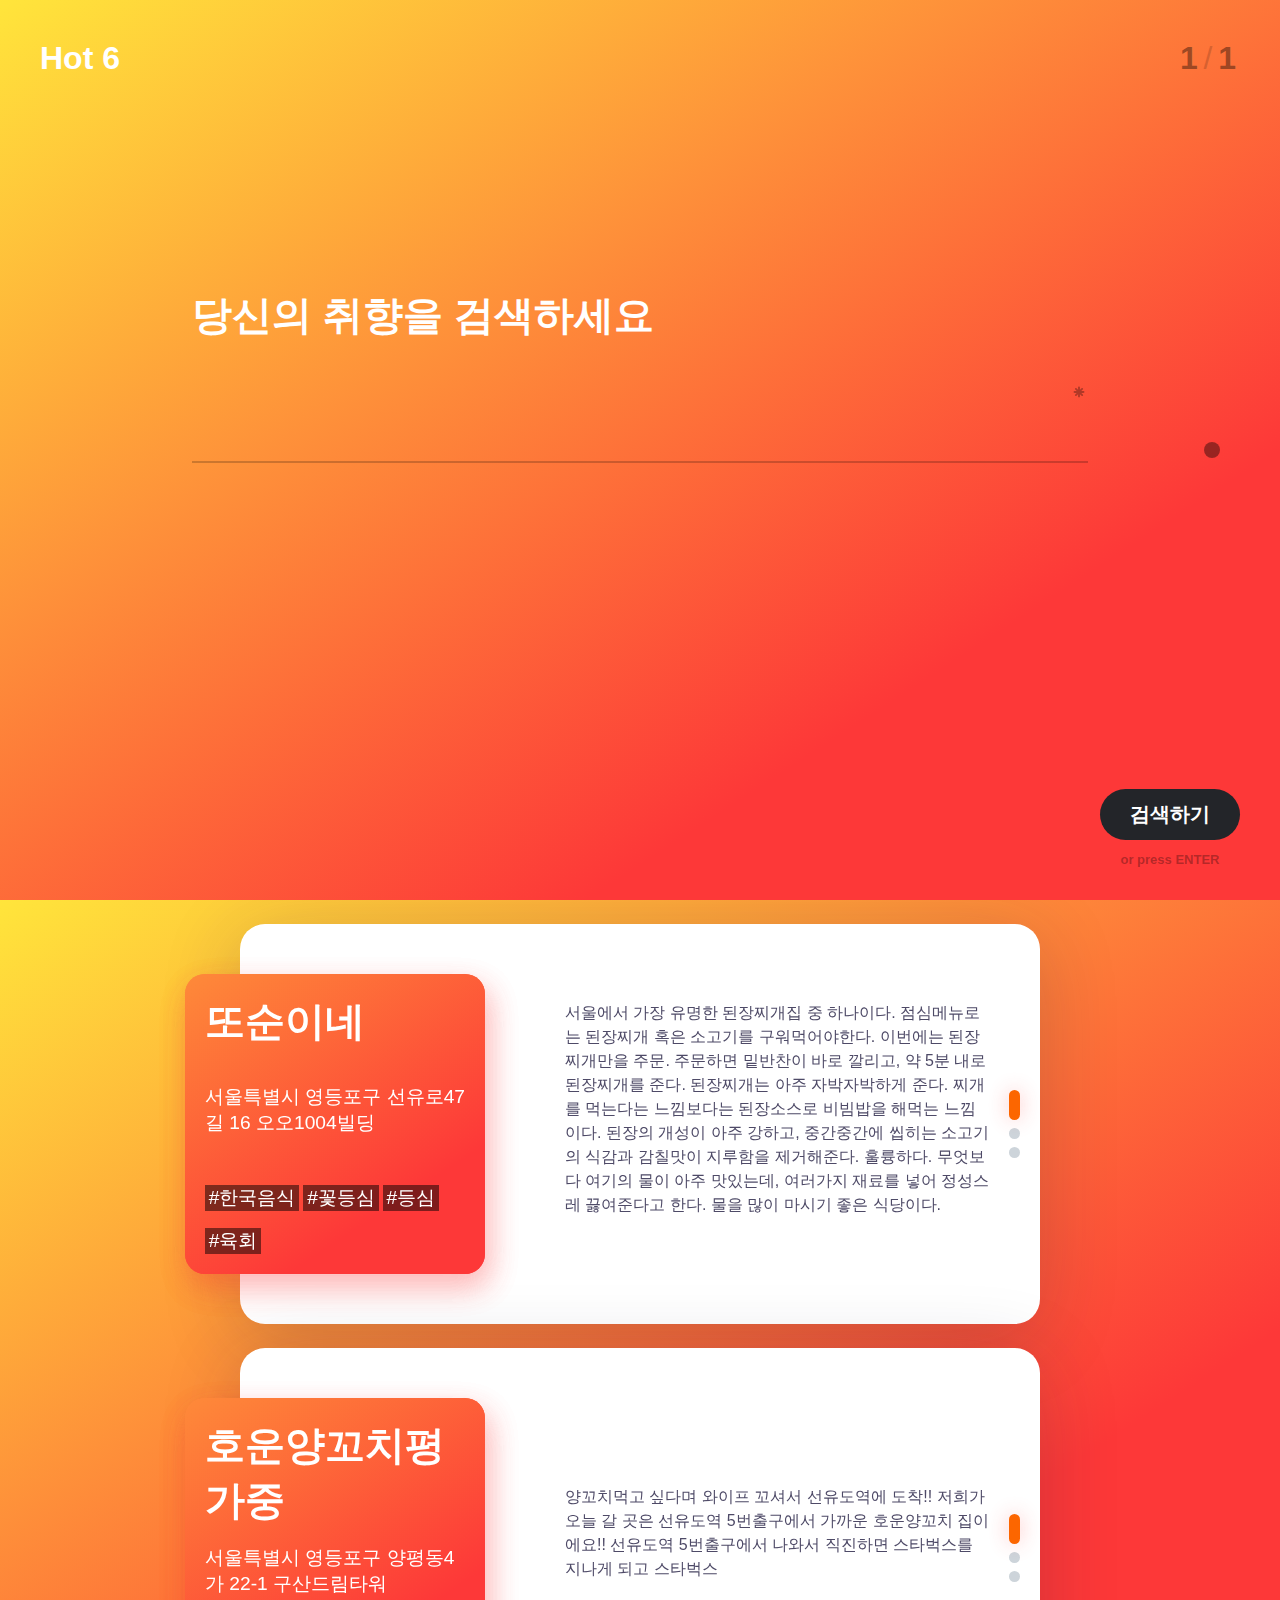
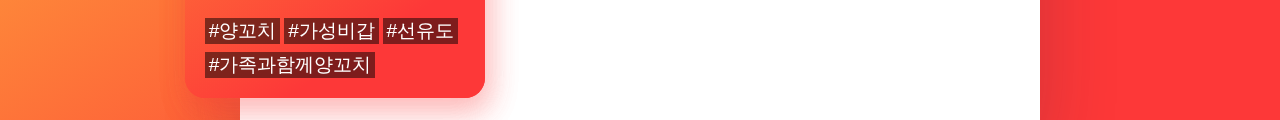
<file: FullscreenForm/FullscreenForm/index.html>
<!DOCTYPE html>
<html lang="en" class="no-js">

<head>
	<meta charset="UTF-8" />
	<meta http-equiv="X-UA-Compatible" content="IE=edge">
	<meta name="viewport" content="width=device-width, initial-scale=1">
	<title>Fullscreen Form Interface</title>
	<meta name="description"
		content="Fullscreen Form Interface: A distraction-free form concept with fancy animations" />
	<meta name="keywords" content="fullscreen form, css animations, distraction-free, web design" />
	<meta name="author" content="Codrops" />
	<link rel="shortcut icon" href="../favicon.ico">
	<link rel="stylesheet" type="text/css" href="css/swiper.css" />
	<link rel="stylesheet" type="text/css" href="css/normalize.css" />
	<link rel="stylesheet" type="text/css" href="css/demo.css" />
	<link rel="stylesheet" type="text/css" href="css/component.css" />
	<link rel="stylesheet" type="text/css" href="css/cs-select.css" />
	<link rel="stylesheet" type="text/css" href="css/cs-skin-boxes.css" />
	<link rel="stylesheet" type="text/css" href="css/cs-blog-card-slider.css" />
	<script src="js/modernizr.custom.js"></script>
</head>

<body>
	<div class="container">
		<div class="fs-form-wrap" id="fs-form-wrap">
			<div class="fs-title">
				<h1>Hot 6</h1>
				<div class="codrops-top">

				</div>
			</div>
			<form id="myform" class="fs-form fs-form-full" autocomplete="off">
				<ol class="fs-fields">
					<li>
						<label class="fs-field-label fs-anim-upper" for="q1">당신의 취향을 검색하세요</label>
						<input id="autofocus" autofocus class="fs-anim-lower" id="q1" name="q1" type="text"
							placeholder="바삭바삭한 감자튀김" required />
					</li>
				</ol><!-- /fs-fields -->
				<button class="fs-submit" type="submit">Send answers</button>
			</form><!-- /fs-form -->
		</div><!-- /fs-form-wrap -->
		<div id="fs-form-wrap-sticky-contents" class="fs-form-wrap-sticky-contents">
			<div class="blog-slider-container">
				<div class="blog-slider">
					<div class="blog-slider__wrp swiper-wrapper">
						<div class="blog-slider__item swiper-slide">
							<div class="blog-slider__banner">
								<div class="blog-slider__banner_title">또순이네</div>
								<div class="blog-slider__banner_address">서울특별시 영등포구 선유로47길 16 오오1004빌딩</div>
								<div class="blog-slider__banner_tags">
									<span class="blog-slider__banner_tags_item">#한국음식</span>
									<span class="blog-slider__banner_tags_item">#꽃등심</span>
									<span class="blog-slider__banner_tags_item">#등심</span>
									<span class="blog-slider__banner_tags_item">#육회</span>
								</div>
							</div>
							<div class="blog-slider__content">
								<div class="blog-slider__text">
									서울에서 가장 유명한 된장찌개집 중 하나이다. 점심메뉴로는 된장찌개 혹은 소고기를 구워먹어야한다. 이번에는 된장찌개만을 주문. 주문하면 밑반찬이 바로
									깔리고, 약 5분 내로 된장찌개를 준다. 된장찌개는 아주 자박자박하게 준다. 찌개를 먹는다는 느낌보다는 된장소스로 비빔밥을 해먹는 느낌이다. 된장의
									개성이 아주 강하고, 중간중간에 씹히는 소고기의 식감과 감칠맛이 지루함을 제거해준다. 훌륭하다. 무엇보다 여기의 물이 아주 맛있는데, 여러가지 재료를
									넣어 정성스레 끓여준다고 한다. 물을 많이 마시기 좋은 식당이다.
								</div>
							</div>
						</div>
						<div class="blog-slider__item swiper-slide">
							<div class="blog-slider__banner">
								<div class="blog-slider__banner_title">또순이네</div>
								<div class="blog-slider__banner_address">서울특별시 영등포구 선유로47길 16 오오1004빌딩</div>
								<div class="blog-slider__banner_tags">
									<span class="blog-slider__banner_tags_item">#한국음식</span>
									<span class="blog-slider__banner_tags_item">#꽃등심</span>
									<span class="blog-slider__banner_tags_item">#등심</span>
									<span class="blog-slider__banner_tags_item">#육회</span>
								</div>
							</div>
							<div class="blog-slider__content">
								<div class="blog-slider__text">서울 최고의 된장찌개중 하나인 또순이네 냉이가 있길 바랬는데 부추가 걸려서 좀 아쉽지만 그래도 맛있는건
									변함없다. 엄청 맛있는 찌개와 다르게 반찬이 맛없는건 깨비 ㅋㅋ 망원동 일등식당과 함께 서울시내에서 6000원으로 즐길수 있는 최고의 한상인듯~누가
									먼저 가격 올릴려나ㅋㅋㅋ 식사 중간 숯불위 뚝배기를 맨손으로 옮기는 이모님들의 매직차력쇼 관람은 덤 ㅋㅋㅋㅋ 근데 나도 만져봤는데 좀 연습하면
									될듯~이색히야 그걸 왜 연습을해 ㅋㅋ *점심엔 고기 안먹고 된장만 먹는게 만족도가 높습니다ㅋㅋ</div>

							</div>
						</div>

						<div class="blog-slider__item swiper-slide">
							<div class="blog-slider__banner">
								<div class="blog-slider__banner_title">또순이네</div>
								<div class="blog-slider__banner_address">서울특별시 영등포구 선유로47길 16 오오1004빌딩</div>
								<div class="blog-slider__banner_tags">
									<span class="blog-slider__banner_tags_item">#한국음식</span>
									<span class="blog-slider__banner_tags_item">#꽃등심</span>
									<span class="blog-slider__banner_tags_item">#등심</span>
									<span class="blog-slider__banner_tags_item">#육회</span>
								</div>
							</div>
							<div class="blog-slider__content">
								<div class="blog-slider__text">토시살은 비싸서 못먹어봤구요... 된장은 정말 일품입니다... </div>
							</div>
						</div>

					</div>
					<div class="blog-slider__pagination"></div>
				</div>
				<div class="blog-slider">
					<div class="blog-slider__wrp swiper-wrapper">
						<div class="blog-slider__item swiper-slide">
							<div class="blog-slider__banner">
								<div class="blog-slider__banner_title">호운양꼬치평가중</div>
								<div class="blog-slider__banner_address">서울특별시 영등포구 양평동4가 22-1 구산드림타워</div>
								<div class="blog-slider__banner_tags">
									<span class="blog-slider__banner_tags_item">#양꼬치</span>
									<span class="blog-slider__banner_tags_item">#가성비갑</span>
									<span class="blog-slider__banner_tags_item">#선유도</span>
									<span class="blog-slider__banner_tags_item">#가족과함께양꼬치</span>
								</div>
							</div>
							<div class="blog-slider__content">
								<div class="blog-slider__text">양꼬치먹고 싶다며 와이프 꼬셔서 선유도역에 도착!! 저희가 오늘 갈 곳은 선유도역 5번출구에서 가까운
									호운양꼬치 집이에요!! 선유도역 5번출구에서 나와서 직진하면 스타벅스를 지나게 되고 스타벅스</div>
							</div>
						</div>
						<div class="blog-slider__item swiper-slide">
							<div class="blog-slider__banner">
								<div class="blog-slider__banner_title">호운양꼬치</div>
								<div class="blog-slider__banner_address">서울특별시 영등포구 양평동4가 22-1 구산드림타워</div>
								<div class="blog-slider__banner_tags">
									<span class="blog-slider__banner_tags_item">#양꼬치</span>
									<span class="blog-slider__banner_tags_item">#가성비갑</span>
									<span class="blog-slider__banner_tags_item">#선유도</span>
									<span class="blog-slider__banner_tags_item">#가족과함께양꼬치</span>
								</div>
							</div>
							<div class="blog-slider__content">

								<div class="blog-slider__text">
									맛있는 양꼬치를 먹을수 있는 양평동양꼬치맛집 호운양꼬치를 소개합니다. 선유도역 5번출구에서 300M 거리에 있는... 역에서 가까워 방문하기 좋은
									양평동양꼬치맛집이랍니다. </div>

							</div>
						</div>

						<div class="blog-slider__item swiper-slide">
							<div class="blog-slider__banner">
								<div class="blog-slider__banner_title">호운양꼬치평가중</div>
								<div class="blog-slider__banner_address">서울특별시 영등포구 양평동4가 22-1 구산드림타워</div>
								<div class="blog-slider__banner_tags">
									<span class="blog-slider__banner_tags_item">#양꼬치</span>
									<span class="blog-slider__banner_tags_item">#가성비갑</span>
									<span class="blog-slider__banner_tags_item">#선유도</span>
									<span class="blog-slider__banner_tags_item">#가족과함께양꼬치</span>
								</div>
							</div>
							<div class="blog-slider__content">
								<div class="blog-slider__text">당산 양꼬치 맛집으로 유명한 곳입니다. 선유도역 인근에 위치하고 있습니다. 양삼겹, 양꼬치, 고급갈비,
									마라양갈비 등의 메뉴가 준비되어 있습니다.
									가성비가 훌륭하여 인근 주민들에게 인기가 좋은 곳입니다. 합리적인 가격으로 우수한 품질의 양꼬치 및 양갈비 등을 맛볼 수 있습니다.</div>

							</div>
						</div>

					</div>
					<div class="blog-slider__pagination"></div>
				</div>
			</div>
		</div>


	</div><!-- /container -->
	<script src="js/jquery.js"></script>
	<script src="js/readmore.js"></script>
	<script src="js/swiper.js"></script>
	<script src="js/blogSlider.js"></script>
	<script src="js/classie.js"></script>
	<script src="js/selectFx.js"></script>
	<script src="js/fullscreenForm.js"></script>
	<script>
		(function () {
			var formWrap = document.getElementById('fs-form-wrap');

			[].slice.call(document.querySelectorAll('select.cs-select')).forEach(function (el) {
				new SelectFx(el, {
					stickyPlaceholder: false,
					onChange: function (val) {
						document.querySelector('span.cs-placeholder').style.backgroundColor = val;
					}
				});
			});

			new FForm(formWrap, {
				onReview: function () {
					// for demo purposes only
					classie.add(document.body, 'overview');

					// submit
					console.log("#######submit######")
					

				}
			});

			setTimeout(function () {
				$("#autofocus").focus();
			}, 0);

		})();
	</script>
</body>

</html>
</file>
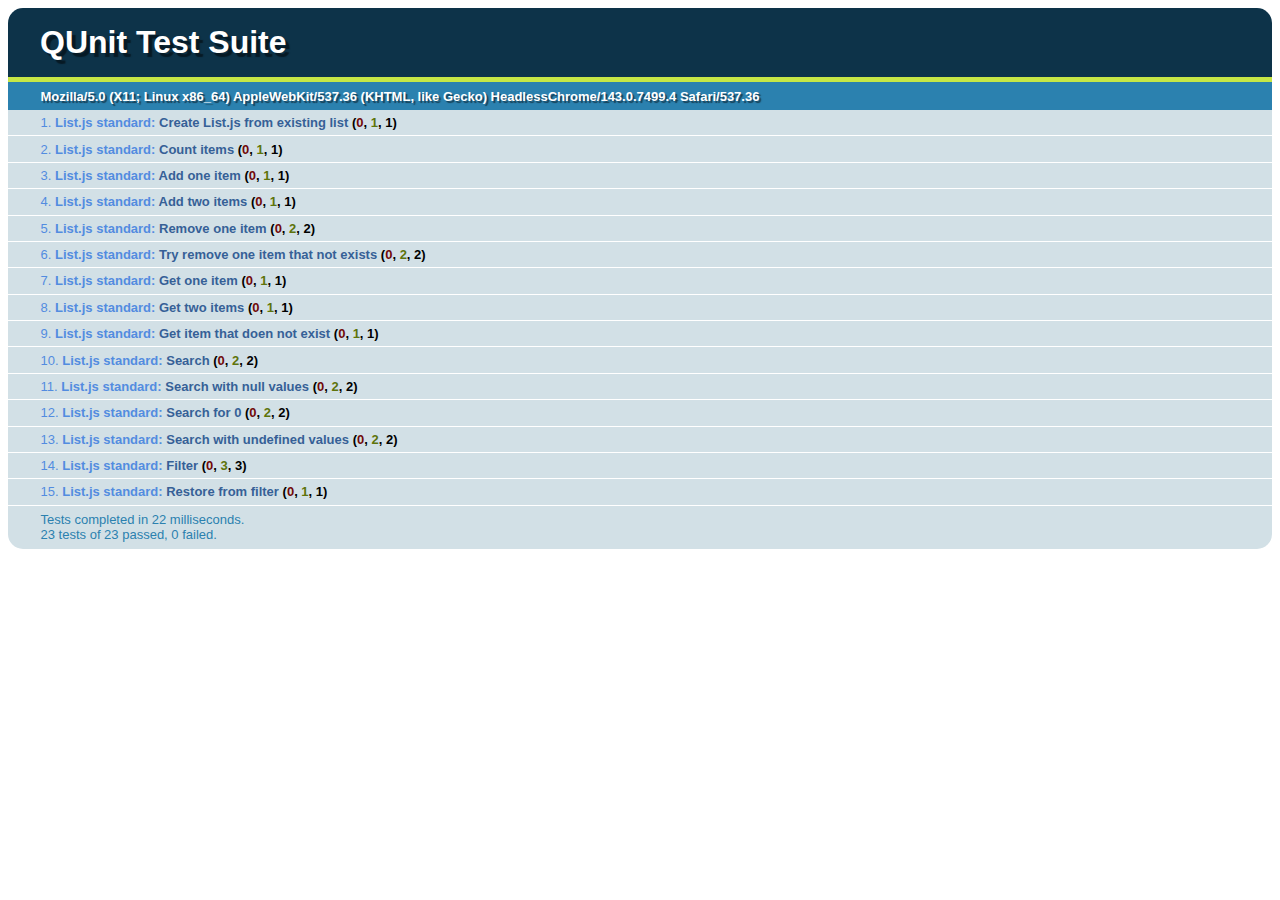
<file: UI/board/javve-list-b13fe90/tests/index.html>
<!DOCTYPE html>
<html lang="en">
<head>
	<title>QUnit Tests</title>
	<link rel="stylesheet" href="qunit/qunit.css" media="screen">

	<script src="../src/list.js"></script> 
	<script src="qunit/qunit.js"></script>
	<script src="list.tests.js"></script>

</head>
<body class="flora">
	<h1 id="qunit-header">QUnit Test Suite</h1>
	<h2 id="qunit-banner"></h2>
	<div id="qunit-testrunner-toolbar"></div>
	<h2 id="qunit-userAgent"></h2>
	<ol id="qunit-tests"></ol>
	<div id="qunit-fixture">test markup</div>


	<div id="list" style="visibility:hidden;">
		<input class="search" />
		<span class="sort" rel="id">Sort value 1</span>
		<span class="sort" rel="name">Sort value 2</span>
		<span class="sort" rel="feature">Sort value 3</span>
		<ul class="list">
			<li class="item">
				<span class="id">1</span>
				<span class="name">John Resig</span>
				<span class="feature">jQuery</span>
			</li>
			<li class="item">
				<span class="id">2</span>
				<span class="name">Paul Irish</span>
				<span class="feature">HTML5 boilerplate</span>
			</li>
			<li class="item">
				<span class="id">3</span>
				<span class="name">Anton Johansson</span>
				<span class="feature">Hacker</span>
			</li>
		</ul>
	</div>
</body>
</html>
</file>
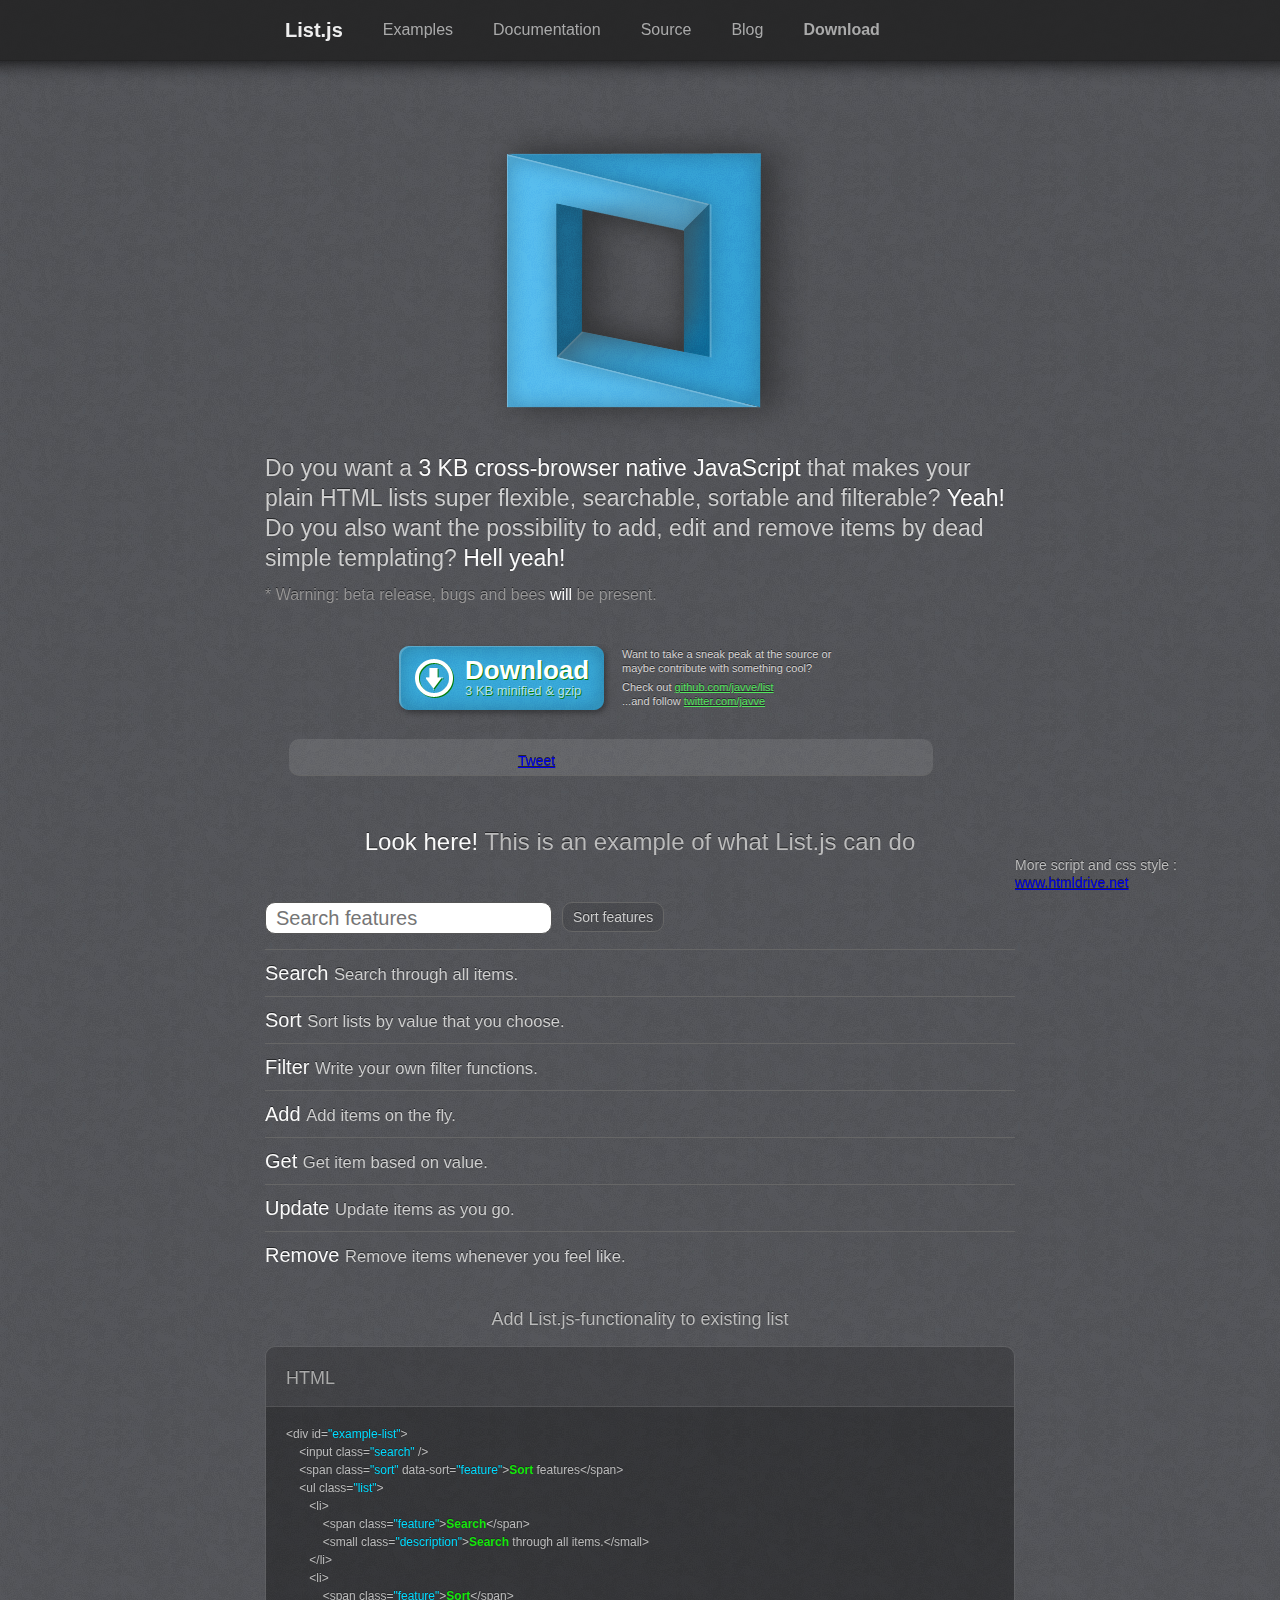
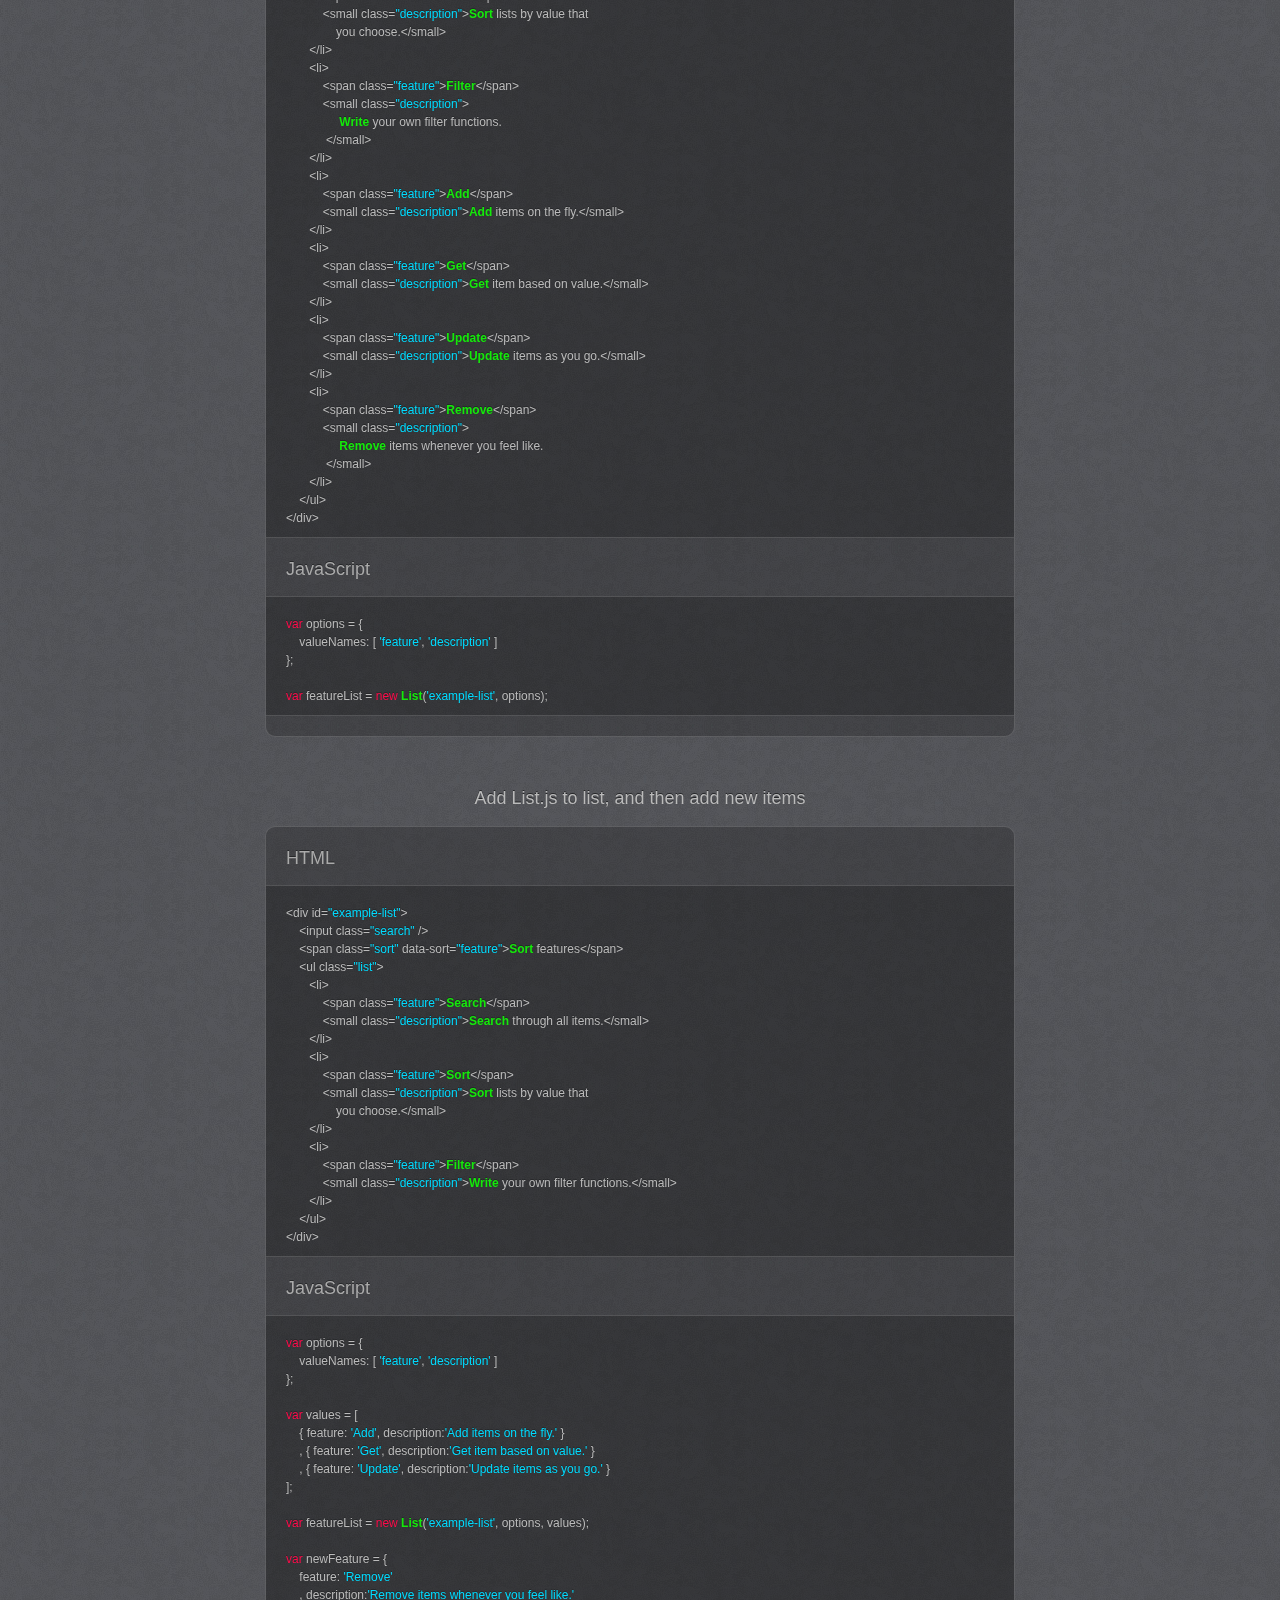
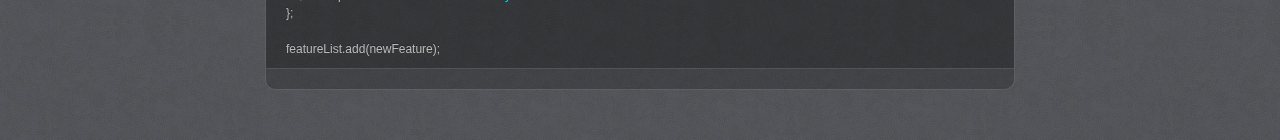
<file: UI/board/javve-list-b13fe90/website/index.html>
<!doctype html>

<!--[if lt IE 7 ]> <html lang="en" class="no-js ie6"> <![endif]-->
<!--[if IE 7 ]>    <html lang="en" class="no-js ie7"> <![endif]-->
<!--[if IE 8 ]>    <html lang="en" class="no-js ie8"> <![endif]-->
<!--[if IE 9 ]>    <html lang="en" class="no-js ie9"> <![endif]-->
<!--[if (gt IE 9)|!(IE)]><!--> <html lang="en" class="no-js"> <!--<![endif]-->
<head>
    <meta charset="utf-8">
    <meta http-equiv="X-UA-Compatible" content="IE=edge,chrome=1">

    <title>List.js - Add search, sort and flexibility to plain HTML lists with cross-browser native JavaScript by @javve</title>
    <meta name="description" content="You do want a 3 KB native JavaScript that makes your plain HTML lists super flexible, searchable, sortable and filterable? Yes?">
    <meta name="author" content="Jonny Strömberg">
	<meta name="google-site-verification" content="CxtqsFWhMxG32DK5A7Hbtg1ficvqhu9sybSeDP25JpI" />
	
    <!--

    Nothing to see here that has to do with List.js, look at the bottom of the page!

    -->

    <link rel="shortcut icon" href="/images/graphics/favicon.ico">

    <link rel="stylesheet" href="css/style.css">
</head>

<body>

	<div class="menu">
	    <div class="menu-container">
		    <ul>
    			<li class="name"><a href="/">List.js</a></li>
    			<li><a href="examples/standard.html">Examples</a></li>
    			<li><a href="https://github.com/javve/list/blob/master/README.md">Documentation</a></li>
    			<li><a href="https://github.com/javve/list">Source</a></li>
    			<li><a href="http://jonnystromberg.com/blog/categories/listjs/">Blog</a></li>
    			<li><a href="https://raw.github.com/javve/list/master/list.min.js" onClick="javascript: _gaq.push(['_trackPageview', '/download/list.min.js.menu']);"><b>Download</b></a></li>
    		</ul>
    	</div>
	</div>

    <div id="container">
        <div>
            <h1 class="logo"><span>List.js</span></h1>
            <h2 class="slogan"><span>[ { feature: "sort" }, { feature: "search" }, { feature: "filter" } ]</span></h2>
        </div>

        <div class="info">
            <p class="preamble" style="margin-bottom:10px;">
                Do you want a <strong title="Web site examples are tested and works in latest Chrome, Safari, Opera, Firefox, IE6-IE9">3 KB cross-browser native JavaScript</strong> that makes your
                plain HTML lists super flexible, searchable, sortable and filterable? <strong>Yeah!</strong><br />
                Do you also want the possibility to add, edit and remove items by dead simple templating?
                <strong>Hell yeah!</strong>
            </p>
            <p class="preamble" style="line-height:17px; margin-bottom:6px;">
               	<span class="bugwarning">* Warning: beta release, bugs and bees <strong>will</strong> be present.</span><br />
            </p>
        </div>

        <div id="main">
            <div class="download" style="margin-left:70px;">
                <div style="margin-left:60px;">
                    <a href="https://raw.github.com/javve/list/master/list.min.js" class="download-btn" onClick="javascript: _gaq.push(['_trackPageview', '/download/list.min.js.button']);">
                        <span>
                            Download <small>3 KB minified & gzip</small>
                        </span>
                    </a>
                </div>
                <div class="github c3 m10l" style="padding-top:4px;">
                    <p>
                        Want to take a sneak peak at
                        the source or maybe contribute
                        with something cool?
                    </p>
                    <p>
                        Check out <a href="https://github.com/javve/list">github.com/javve/list</a> <br />...and
                        follow <a href="http://twitter.com/javve">twitter.com/javve</a>
                    </p>
                </div>
            </div>

        	<div class="share">
        	    <div style="float:left">
                <iframe src="http://markdotto.github.com/github-buttons/github-btn.html?user=javve&repo=list&type=watch&count=true" allowtransparency="true" frameborder="0" scrolling="0" width="110px" height="20px"></iframe>
                <iframe src="http://markdotto.github.com/github-buttons/github-btn.html?user=javve&repo=list&type=fork&count=true" allowtransparency="true" frameborder="0" scrolling="0" width="95px" height="20px"></iframe>
                </div>
        	    <!-- AddThis Button BEGIN -->
        	    <div class="addthis_toolbox addthis_default_style " addthis:url="http://listjs.com">
        	    <a class="addthis_button_facebook_like" fb:like:layout="button_count"></a>
        	    <span class="at300b"><a href="https://twitter.com/share" class="twitter-share-button" data-count="horizontal" data-related="javve:The Photoshopping JavaScript Ninja that created List.js">Tweet</a></span>
        	    <a class="addthis_button_google_plusone" g:plusone:size="medium"></a>
        	    <a class="addthis_counter addthis_pill_style"></a>
        	    </div>
        	    <!-- AddThis Button END -->
        	    <script type="text/javascript" src="//platform.twitter.com/widgets.js"></script>

        	</div>

            <div class="c1">
            	<h2 class="look"><strong>Look here!</strong> This is an example of what List.js can do</h2>

                <div id="example-list">
                    <input class="search" placeholder="Search features" />
                    <span class="sort btn" data-sort="feature">Sort features</span>
                    <ul class="list">
                        <li>
                            <strong class="feature">Search</strong>
                            <small class="description">Search through all items.</small>
                        </li>
                        <li>
                            <strong class="feature">Sort</strong>
                            <small class="description">Sort lists by value that you choose.</small>
                        </li>
                        <li>
                            <strong class="feature">Filter</strong>
                            <small class="description">Write your own filter functions.</small>
                        </li>
                    </ul>
                </div>
            </div>


            <div class="c1">
                <h2>Add List.js-functionality to existing list</h2>
                <div class="code">

                <h3>HTML</h3>
<pre><code>
&lt;div id="example-list">
    &lt;input class="search" />
    &lt;span class="sort" data-sort="feature">Sort features&lt;/span>
    &lt;ul class="list">
       &lt;li>
           &lt;span class="feature">Search&lt;/span>
           &lt;small class="description">Search through all items.&lt;/small>
       &lt;/li>
       &lt;li>
           &lt;span class="feature">Sort&lt;/span>
           &lt;small class="description">Sort lists by value that
               you choose.&lt;/small>
       &lt;/li>
       &lt;li>
           &lt;span class="feature">Filter&lt;/span>
           &lt;small class="description">
                Write your own filter functions.
            &lt;/small>
       &lt;/li>
       &lt;li>
           &lt;span class="feature">Add&lt;/span>
           &lt;small class="description">Add items on the fly.&lt;/small>
       &lt;/li>
       &lt;li>
           &lt;span class="feature">Get&lt;/span>
           &lt;small class="description">Get item based on value.&lt;/small>
       &lt;/li>
       &lt;li>
           &lt;span class="feature">Update&lt;/span>
           &lt;small class="description">Update items as you go.&lt;/small>
       &lt;/li>
       &lt;li>
           &lt;span class="feature">Remove&lt;/span>
           &lt;small class="description">
                Remove items whenever you feel like.
            &lt;/small>
       &lt;/li>
    &lt;/ul>
&lt;/div>
</code></pre>

                <h3>JavaScript</h3>
<pre><code>
var options = {
    valueNames: [ 'feature', 'description' ]
};

var featureList = new List('example-list', options);
</code></pre>
                </div>
            </div>
        </div>


        <div class="c1">

            <h2>Add List.js to list, and then add new items</h2>

            <div class="code">

            <h3>HTML</h3>
<pre><code>
&lt;div id="example-list">
    &lt;input class="search" />
    &lt;span class="sort" data-sort="feature">Sort features&lt;/span>
    &lt;ul class="list">
       &lt;li>
           &lt;span class="feature">Search&lt;/span>
           &lt;small class="description">Search through all items.&lt;/small>
       &lt;/li>
       &lt;li>
           &lt;span class="feature">Sort&lt;/span>
           &lt;small class="description">Sort lists by value that
               you choose.&lt;/small>
       &lt;/li>
       &lt;li>
           &lt;span class="feature">Filter&lt;/span>
           &lt;small class="description">Write your own filter functions.&lt;/small>
       &lt;/li>
    &lt;/ul>
&lt;/div>
</code></pre>

            <h3>JavaScript</h3>
<pre><code>
var options = {
    valueNames: [ 'feature', 'description' ]
};

var values = [
    { feature: 'Add', description:'Add items on the fly.' }
    , { feature: 'Get', description:'Get item based on value.' }
    , { feature: 'Update', description:'Update items as you go.' }
];

var featureList = new List('example-list', options, values);

var newFeature = {
    feature: 'Remove'
    , description:'Remove items whenever you feel like.'
};

featureList.add(newFeature);
</code></pre>
            </div>
        </div>
    </div>
</div>


    <!-- Start of List.js stuff -->
    <script type="text/javascript" src="../src/list.js"></script>
    <script type="text/javascript" type="text/javascript">
        var values = [
        	{ feature: 'Add', description:'Add items on the fly.' }
        	, { feature: 'Get', description:'Get item based on value.' }
        	, { feature: 'Update', description:'Update items as you go.' }
        ];
        var options = {
        	valueNames: [ 'feature', 'description' ]
        };

        var featureList = new List('example-list', options, values);
        featureList.add({ feature: 'Remove', description:'Remove items whenever you feel like.' });
    </script>
    <!-- End of List.js stuff -->
More script and css style
: <a href="http://www.htmldrive.net/" title="HTML DRIVE - Free DHMTL Scripts,Jquery plugins,Javascript,CSS,CSS3,Html5 Library">www.htmldrive.net </a>	<script type="text/javascript" src="http://s7.addthis.com/js/250/addthis_widget.js#pubid=javve"></script>
    <script type="text/javascript" src="js/libs/hijs.js"></script>
</body>
</html>
</file>
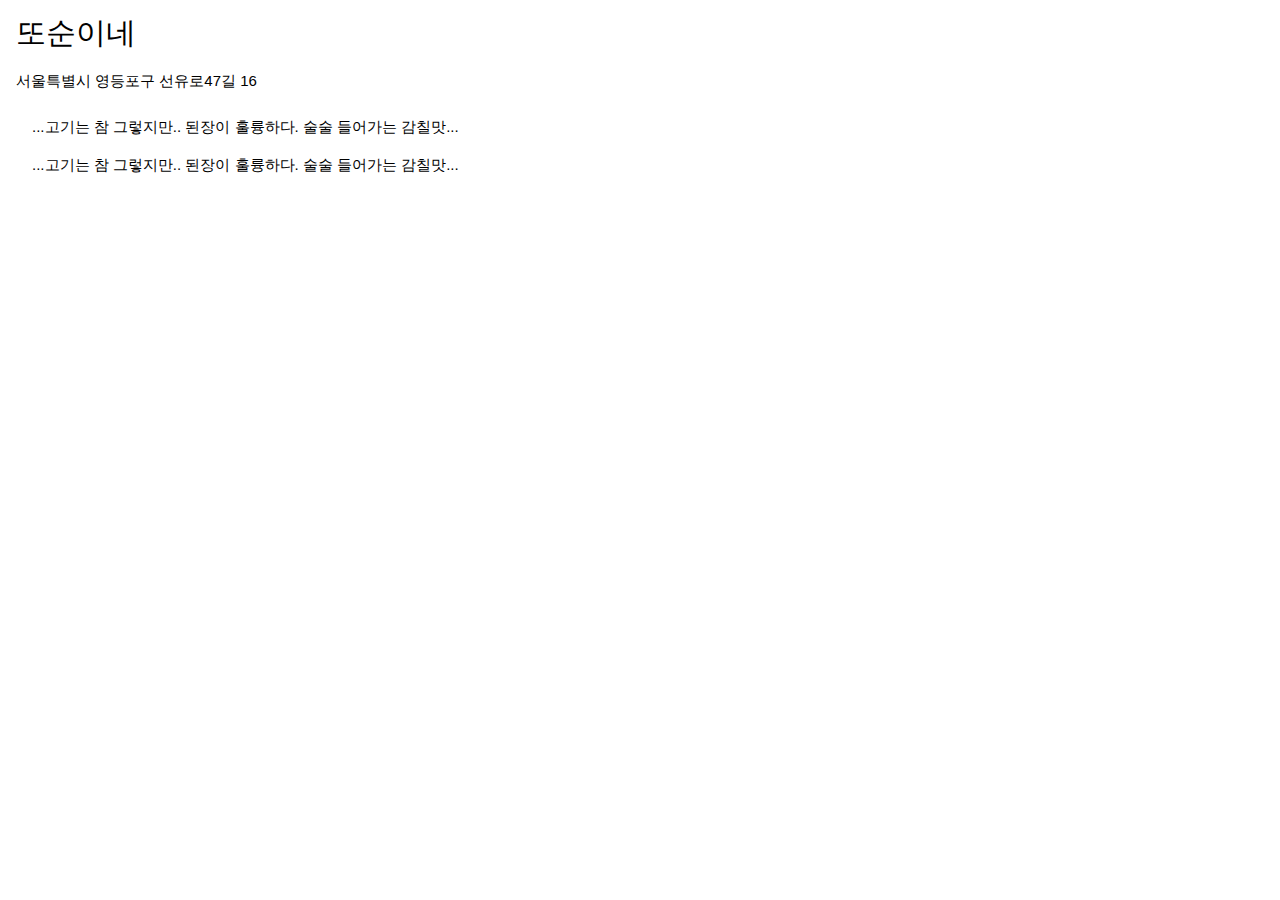
<file: front/hot6_board.html>
<!DOCTYPE html>
<html>
<title>W3.CSS</title>
<meta name="viewport" content="width=device-width, initial-scale=1">
<link rel="stylesheet" href="https://www.w3schools.com/w3css/4/w3.css">
<body>
<div class="w3-container">

<h2>또순이네</h2>
<p>서울특별시 영등포구 선유로47길 16</p>

<div>
<button onclick="myFunction('Demo1')" class="w3-button w3-white w3-white w3-left-align">...고기는 참 그렇지만.. 된장이 훌륭하다. 술술 들어가는 감칠맛...</button>
</div>
<div id="Demo1" class="w3-hide w3-container">
    <p>증정 꼬북칩을 사기위해 두루마리휴지를 사가는 인간의 심리처럼 점심시간 후에는 짤없이 고기를 시켜야 된장을 맛볼 수 있다. 그러기에 등심을 시켜야 하는데, 생등심이 없고 주물럭만 있는 경우가 빈번하다. 이모들도 자꾸 반찬이나 집게따위를 노룩패스 해주신다. 음료 주문은 자꾸 안들어간다.
        그럼에도 불구하고 된장찌개를 먹기 위해 온다. 왜냐하면 그럴만한 맛이다. 고기는 참 그렇지만.. 된장이 훌륭하다. 술술 들어가는 감칠맛.
        또 갈거다</p>
</div>

<div>
<button onclick="myFunction('Demo2')" class="w3-button w3-white w3-white w3-left-align">...고기는 참 그렇지만.. 된장이 훌륭하다. 술술 들어가는 감칠맛...</button>
<div>
<div id="Demo2" class="w3-hide w3-container">
    <p><p>증정 꼬북칩을 사기위해 두루마리휴지를 사가는 인간의 심리처럼 점심시간 후에는 짤없이 고기를 시켜야 된장을 맛볼 수 있다. 그러기에 등심을 시켜야 하는데, 생등심이 없고 주물럭만 있는 경우가 빈번하다. 이모들도 자꾸 반찬이나 집게따위를 노룩패스 해주신다. 음료 주문은 자꾸 안들어간다.
      그럼에도 불구하고 된장찌개를 먹기 위해 온다. 왜냐하면 그럴만한 맛이다. 고기는 참 그렇지만.. 된장이 훌륭하다. 술술 들어가는 감칠맛.
      또 갈거다</p></p>
</div>

</div>
<script>
function myFunction(id) {
  var x = document.getElementById(id);
  if (x.className.indexOf("w3-show") == -1) {
    x.className += " w3-show";
    x.previousElementSibling.className = 
    x.previousElementSibling.className.replace("w3-white", "w3-red");
  } else { 
    x.className = x.className.replace(" w3-show", "");
    x.previousElementSibling.className = 
    x.previousElementSibling.className.replace("w3-red", "w3-white");
  }
}
</script>

</body>
</html>
</file>
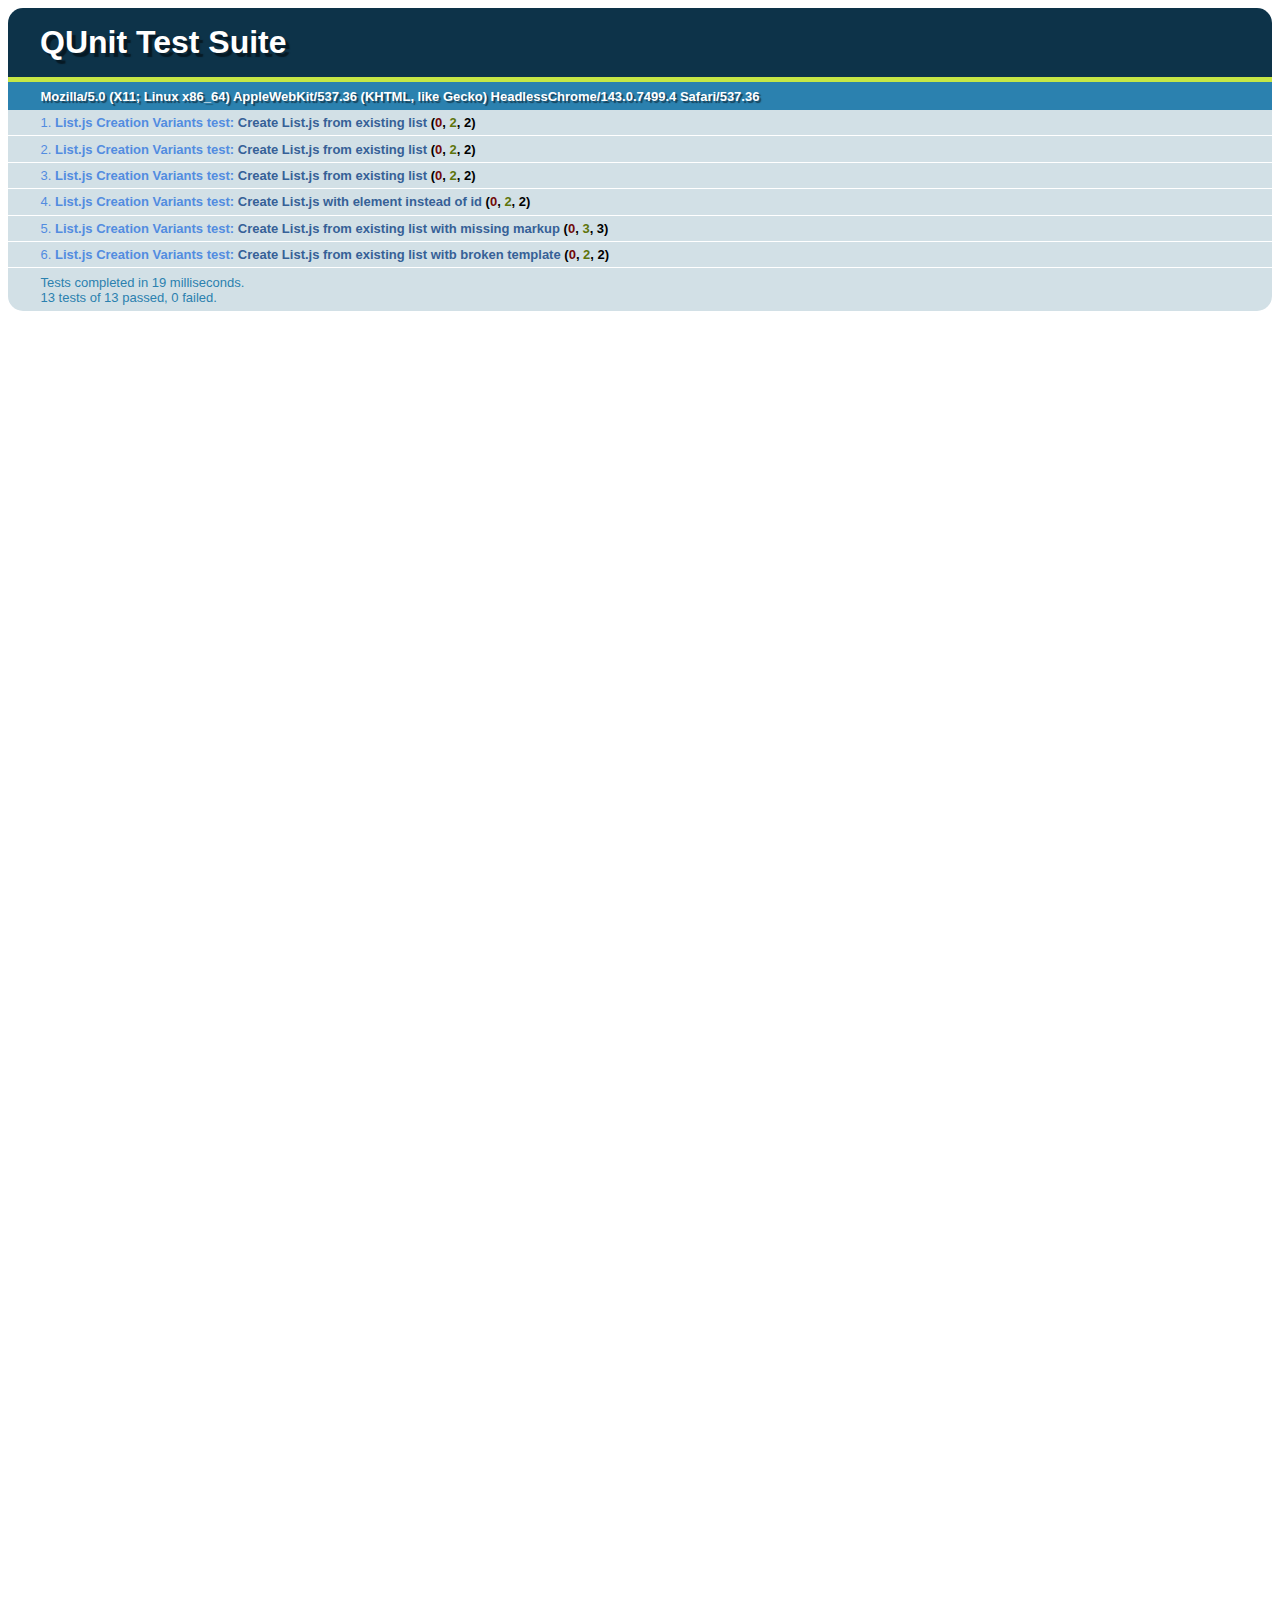
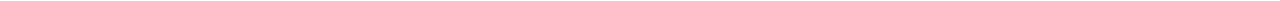
<file: UI/board/javve-list-b13fe90/tests/list-creation.html>
<!DOCTYPE html>
<html lang="en">
<head>
	<title>QUnit Tests</title>
	<link rel="stylesheet" href="qunit/qunit.css" media="screen">

	<script src="../src/list.js"></script> 
	<script src="qunit/qunit.js"></script>
	<script src="list-creation.tests.js"></script>

</head>
<body class="flora">
	<h1 id="qunit-header">QUnit Test Suite</h1>
	<h2 id="qunit-banner"></h2>
	<div id="qunit-testrunner-toolbar"></div>
	<h2 id="qunit-userAgent"></h2>
	<ol id="qunit-tests"></ol>
	<div id="qunit-fixture">test markup</div>


	<div id="list1" style="visibility:hidden;">
	    <input class="search" />
		<ul class="list">
			<li class="item">
				<span class="id">1</span>
				<span class="name">John Resig</span>
			</li>
		</ul>
	</div>
	<div id="list2" style="visibility:hidden;">
	    <input class="search" />
		<ul class="list">
		</ul>
	</div>
	<div id="list3" style="visibility:hidden;">
	    <input class="search" />
		<ul class="list">
		</ul>
	</div>
	<ul style="display:none;">
		<li id="itemTemplate">
			<span class="id">1</span>
			<span class="name">John Resig</span>
		</li>
	</ul>
	<div class="list4" style="visibility:hidden;">
	    <input class="search" />
		<ul class="list">
		</ul>
	</div>


	<div id="list-broken" style="visibility:hidden;">
	    <input class="search" />
		<ul class="list">
			<li>
				<span class="id">1</span>
				<span class="name">John Resig</span>
			</li>
			<li>
				<span class="id">2</span>
				<span class="name">John Resig</span>
			</li>
			<li>
				<span class="id">3</span>
			</li>
		</ul>
	</div>

	<div id="list-broken-item" style="visibility:hidden;">
	    <input class="search" />
		<ul class="list">
		</ul>
	</div>
	<ul style="display:none;">
		<li id="itemTemplateBroken">
			<span class="id">1</span>
		</li>
	</ul>
</body>
</html>
</file>
<file: FullscreenForm/FullscreenForm/css/demo.css>
@import url(http://fonts.googleapis.com/css?family=Raleway:400,700);
@font-face {
  font-weight: normal;
  font-style: normal;
  font-family: 'Quicksand', helvetica, arial, sans-serif;
  src: url('../fonts/codropsicons/codropsicons.eot');
  src: url('../fonts/codropsicons/codropsicons.eot?#iefix') format('embedded-opentype'),
    url('../fonts/codropsicons/codropsicons.woff') format('woff'),
    url('../fonts/codropsicons/codropsicons.ttf') format('truetype'),
    url('../fonts/codropsicons/codropsicons.svg#codropsicons') format('svg');
}

*,
*:after,
*:before {
  -webkit-box-sizing: border-box;
  box-sizing: border-box;
}
.clearfix:before,
.clearfix:after {
  content: '';
  display: table;
}
.clearfix:after {
  clear: both;
}

html,
body,
.container {
  height: 100%;
  color: #fff;
}

body {
  background-color: #ffe53b;
  background-image: linear-gradient(147deg, #ffe53b 0%, #fd3838 74%);
  font-weight: 400;
  font-size: 1em;
  font-family: 'Quicksand', helvetica, arial, sans-serif;
  overflow: hidden;
  overflow-y: scroll;
  min-height: 590px;
}

a {
  color: rgba(0, 0, 0, 0.3);
  text-decoration: none;
  outline: none;
}

a:hover,
a:focus {
  color: #222222;
}

/* Top Navigation Style */
.codrops-top {
  margin-top: 1em;
}

.codrops-top a {
  font-size: 0.69em;
  padding: 0 0.25em;
  display: inline-block;
  text-decoration: none;
  font-size: 1.2em;
}

.codrops-icon:before {
  margin: 0 4px;
  text-transform: none;
  font-weight: normal;
  font-style: normal;
  font-variant: normal;
  font-family: 'Quicksand', helvetica, arial, sans-serif;
  line-height: 1;
  speak: none;
  -webkit-font-smoothing: antialiased;
}

.codrops-icon-drop:before {
  content: '\e001';
}

.codrops-icon-prev:before {
  content: '\e004';
}

.codrops-icon-info:before {
  content: '\e003';
}

.codrops-icon span {
  display: none;
  position: absolute;
  font-size: 0.85em;
  padding: 0.5em 0 0 0.25em;
  font-weight: 700;
}

.codrops-icon:hover span {
  display: block;
  color: #6a7b7e;
}

/* Related demos */
.related {
  font-weight: 700;
  text-align: center;
  padding: 5em 0;
  display: none;
  background: #222222;
  color: rgba(0, 0, 0, 0.3);
}

.overview .related {
  display: block;
}

.related > a {
  border: 3px solid black;
  border-color: initial;
  display: inline-block;
  text-align: center;
  margin: 20px 10px;
  padding: 25px;
}

.related > a:hover,
.related > a:focus {
  color: rgba(0, 0, 0, 0.5);
}

.related a img {
  max-width: 100%;
  opacity: 0.8;
}

.related a:hover img,
.related a:active img {
  opacity: 1;
}

.related a h3 {
  margin: 0;
  padding: 0.5em 0 0.3em;
  max-width: 300px;
  text-align: left;
}
</file>
<file: FullscreenForm/FullscreenForm/css/component.css>
/* Main form wrapper */
.fs-form-wrap {
  position: relative;
  width: 100%;
  height: 100%;
  color: #fff;
}

.overview .fs-form-wrap {
  height: auto;
}

/* Title */
.fs-title {
  position: absolute;
  top: 0;
  left: 0;
  margin: 0;
  padding: 40px;
  width: 100%;
}

.fs-title h1 {
  margin: 0;
}

/* Form */
.fs-form {
  position: relative;
  text-align: left;
  font-size: 2.5em;
}

.no-js .fs-form {
  padding: 0 0 6em 0;
}

/* Views (fullscreen and overview)*/
.fs-form-full {
  top: 32%;
  margin: 0 auto;
  width: 70%;
}

.fs-form-full,
.fs-message-error {
  max-width: 960px;
}

.fs-form-overview {
  width: 100%;
  height: 100%;

  background-color: #fff;
  padding: 1.2em 2.4em;
  color: #232529;
  font-size: 1.2em;

  -webkit-box-shadow: 0px 14px 80px rgba(34, 35, 58, 0.2);
  -moz-box-shadow: 0px 14px 80px rgba(34, 35, 58, 0.2);
  box-shadow: 0px 14px 80px rgba(34, 35, 58, 0.2);
}

/* Switch view animation (we hide the current view, switch the view class and show it again) */
.fs-form.fs-show {
  -webkit-animation: animFadeIn 0.5s;
  animation: animFadeIn 0.5s;
}

.sticky {
  position: fixed;
  top: 0;
  width: 100%;
  z-index: 99999;
}
.fs-form-wrap-sticky-contents {
  height: calc(100vh - 80px);
  overflow: auto;
}
.sticky + .fs-form-wrap-sticky-contents {
  padding-top: 80px;
}

@-webkit-keyframes animFadeIn {
  0% {
    opacity: 0;
  }
  100% {
    opacity: 1;
  }
}

@keyframes animFadeIn {
  0% {
    opacity: 0;
  }
  100% {
    opacity: 1;
  }
}

.fs-form.fs-show .fs-fields {
  -webkit-animation: animMove 0.5s;
  animation: animMove 0.5s;
}

@-webkit-keyframes animMove {
  from {
    top: 100px;
  }
}

@keyframes animMove {
  from {
    top: 100px;
  }
} /* we need to use top here because otherwise all our fixed elements will become absolute */

/* Visibility control of elements */
.fs-form-full .fs-fields > li,
.fs-nav-dots,
.fs-progress,
.fs-numbers,
button.fs-continue,
.fs-message-error,
.fs-message-final {
  visibility: hidden;
}

.no-js .fs-form-full .fs-fields > li {
  visibility: visible;
}

.fs-show {
  visibility: visible !important;
}

/* Some general styles */
.fs-form-wrap button {
  border: none;
  background: none;
}

.fs-form-wrap button[disabled] {
  opacity: 0.3;
  pointer-events: none;
}

.fs-form-wrap input:focus,
.fs-form-wrap button:focus {
  outline: none;
}

/* Hide the submit button */
.fs-form .fs-submit {
  display: none;
}

/* Fields */
.fs-fields {
  position: relative;
  margin: 0 auto;
  padding: 0;
  top: 0;
  list-style: none;
}

.fs-form-overview ol {
  max-width: 50vw;
}

.fs-form-overview .fs-field-label,
.fs-form-overview .fs-submit {
  display: none !important;
}

.fs-fields > li {
  position: relative;
  z-index: 1;
  margin: 0;
  padding: 0;
  border: none;
}

.fs-fields > li:hover {
  z-index: 999;
}

.js .fs-form-full .fs-fields > li {
  position: absolute;
  width: 100%;
}

.no-js .fs-form .fs-fields > li {
  margin: 1em 0 2em;
  padding: 0 0 2em 0;
  border-bottom: 2px solid rgba(0, 0, 0, 0.1);
}

/* Labels & info */
.fs-fields > li label {
  position: relative;
}

.fs-fields > li label.fs-field-label {
  display: inline-block;
  padding: 0 5px 1em 0;
  font-weight: 700;
  pointer-events: none;
}

.fs-form-full .fs-fields > li label[data-info]::after {
  position: relative;
  display: inline-block;
  margin-left: 10px;
  width: 24px;
  height: 24px;
  border: 2px solid rgba(0, 0, 0, 0.4);
  color: rgba(0, 0, 0, 0.4);
  border-radius: 50%;
  content: 'i';
  vertical-align: top;
  text-align: center;
  font-weight: 700;
  font-style: italic;
  font-size: 14px;
  font-family: 'Quicksand', helvetica, arial, sans-serif;
  line-height: 20px;
  cursor: pointer;
  pointer-events: auto;
}

.fs-form-full .fs-fields > li label[data-info]::before {
  position: absolute;
  bottom: 100%;
  left: 0;
  padding: 0 0 10px;
  min-width: 200px;
  content: attr(data-info);
  font-size: 0.4em;
  color: #6a7b7e;
  opacity: 0;
  -webkit-transition: opacity 0.3s, -webkit-transform 0.3s;
  transition: opacity 0.3s, transform 0.3s;
  -webkit-transform: translate3d(0, -5px, 0);
  transform: translate3d(0, -5px, 0);
  pointer-events: none;
}

.fs-form-full .fs-fields > li label[data-info]:hover::before {
  opacity: 1;
  -webkit-transform: translate3d(0, 0, 0);
  transform: translate3d(0, 0, 0);
}

.fs-form-full .fs-fields > li label:hover ~ .fs-info,
.fs-form-full .fs-fields > li .fs-info:hover {
  opacity: 1;
  -webkit-transform: translateY(0);
  transform: translateY(0);
  pointer-events: auto;
}

/* Inputs */
.fs-fields input {
  display: block;
  margin: 0;
  padding: 0 0 0.15em;
  width: 100%;
  border: none;
  border-bottom: 2px solid rgba(0, 0, 0, 0.2);
  background-color: transparent;
  color: rgba(0, 0, 0, 0.4);
  text-overflow: ellipsis;
  font-weight: bold;
  font-size: 1.5em;
  border-radius: 0;
}

.fs-fields input:invalid {
  box-shadow: none; /* removes red shadow in FF*/
}

.fs-form-overview .fs-fields input {
  border-bottom-color: transparent;
  color: rgba(0, 0, 0, 0.5);
}

.fs-fields [required] {
  background-image: url(../img/abacusstar.svg);
  background-position: top right;
  background-size: 18px;
  background-repeat: no-repeat;
}

.fs-form-overview .fs-fields input {
  font-size: 1.2em;
}

.fs-fields .fs-radio-custom input[type='radio'] {
  position: absolute;
  display: block;
  margin: 30px auto 20px;
  margin: 0 auto 20px;
  width: 100%;
  height: 100%;
  opacity: 0;
  cursor: pointer;
}

.fs-fields > li .fs-radio-custom span {
  float: left;
  position: relative;
  margin-right: 3%;
  padding: 10px;
  max-width: 200px;
  width: 30%;
  text-align: center;
  font-weight: 700;
  font-size: 50%;
  font-family: 'Quicksand', helvetica, arial, sans-serif;
}

.fs-fields > li .fs-radio-custom span label {
  color: rgba(0, 0, 0, 0.4);
  -webkit-transition: color 0.3s;
  transition: color 0.3s;
}

.fs-form-overview .fs-fields > li .fs-radio-custom span {
  max-width: 140px;
}

.fs-form-overview .fs-fields > li .fs-radio-custom span {
  font-size: 75%;
}

.fs-fields > li .fs-radio-custom label {
  display: block;
  padding-top: 100%;
  width: 100%;
  height: 100%;
  cursor: pointer;
}

.fs-fields .fs-radio-custom label::after {
  position: absolute;
  top: 50%;
  left: 50%;
  width: 100%;
  height: 100%;
  background-position: 50% 0%;
  background-size: 85%;
  background-repeat: no-repeat;
  content: '';
  opacity: 0.5;
  -webkit-transition: opacity 0.2s;
  transition: opacity 0.2s;
  -webkit-transform: translate(-50%, -50%);
  transform: translate(-50%, -50%);
}

.fs-fields .fs-radio-custom label.radio-mobile::after {
  background-image: url(../img/mobile.svg);
}

.fs-fields .fs-radio-custom label.radio-social::after {
  background-image: url(../img/social.svg);
}

.fs-fields .fs-radio-custom label.radio-conversion::after {
  background-image: url(../img/conversion.svg);
}

.fs-fields .fs-radio-custom label:hover::after,
.fs-fields input[type='radio']:focus + label::after,
.fs-fields input[type='radio']:checked + label::after {
  opacity: 1;
}

.fs-fields .fs-radio-custom input[type='radio']:checked + label {
  color: rgba(0, 0, 0, 0.4);
}

.fs-form-overview .fs-fields .fs-radio-custom input[type='radio']:checked + label {
  color: rgba(0, 0, 0, 0.8);
}

.fs-fields textarea {
  padding: 0.25em;
  width: 100%;
  height: 200px;
  border: 2px solid rgba(0, 0, 0, 0.2);
  background-color: transparent;
  color: rgba(0, 0, 0, 0.4);
  font-weight: 700;
  font-size: 0.85em;
  resize: none;
}

.fs-form-overview .fs-fields textarea {
  height: 100px;
  color: rgba(0, 0, 0, 0.5);
}

.fs-fields textarea:focus {
  outline: none;
}

.fs-form-overview .fs-fields textarea {
  padding: 0;
  border-color: transparent;
}

.fs-form-overview .fs-fields textarea:focus {
  background: rgba(0, 0, 0, 0.4);
}

.fs-form div.cs-select.cs-skin-boxes {
  display: block;
}

.fs-form-overview .cs-skin-boxes > span {
  border-radius: 5px;
  width: 90px;
  height: 70px;
  font-size: 0.8em;
}

.fs-form-overview .cs-skin-boxes > span::before {
  padding-top: 50px;
  box-shadow: 0 20px 0 #292c30, inset 0 -5px #292c30;
}

.fs-fields input.fs-mark {
  padding-left: 1em;
  background-image: url(../img/dollar.svg);
  background-position: 0% 0.15em;
  background-size: auto 75%;
  background-repeat: no-repeat;
}

.fs-fields input.fs-mark[required] {
  background-image: url(../img/dollar.svg), url(../img/abacusstar.svg);
  background-position: 0% 0.15em, top right;
  background-size: auto 75%, 18px;
  background-repeat: no-repeat;
}

/* placeholder */
.fs-fields input::-webkit-input-placeholder,
.fs-fields textarea::-webkit-input-placeholder {
  color: rgba(0, 0, 0, 0.1);
}

.fs-fields input:-moz-placeholder,
.fs-fields textarea:-moz-placeholder {
  color: rgba(0, 0, 0, 0.1);
}

.fs-fields input::-moz-placeholder,
.fs-fields textarea::-moz-placeholder {
  color: rgba(0, 0, 0, 0.1);
}

.fs-fields input:-ms-input-placeholder,
.fs-fields textarea:-ms-input-placeholder {
  color: rgba(0, 0, 0, 0.1);
}

/* Hide placeholder when focused in Webkit browsers */
.fs-fields input:focus::-webkit-input-placeholder {
  color: transparent;
}

/* Dot navigation */
.fs-nav-dots {
  position: absolute;
  top: 50%;
  right: 60px;
  left: auto;
  -webkit-transform: translateY(-50%);
  transform: translateY(-50%);
}

.fs-nav-dots button {
  position: relative;
  display: block;
  padding: 0;
  margin: 16px 0;
  width: 16px;
  height: 16px;
  border-radius: 50%;
  background: transparent;
  -webkit-transition: -webkit-transform 0.3s ease, opacity 0.3s ease;
  transition: transform 0.3s ease, opacity 0.3s ease;
}

.fs-nav-dots button::before,
.fs-nav-dots button::after {
  position: absolute;
  top: 0;
  left: 0;
  width: 100%;
  height: 100%;
  border-radius: 50%;
  background-color: rgba(0, 0, 0, 0.5);
  content: '';
  text-indent: 0;
  -webkit-backface-visibility: hidden;
  backface-visibility: hidden;
}

.fs-nav-dots button::after {
  background-color: rgba(0, 0, 0, 0.4);
  -webkit-transform: perspective(1000px) rotate3d(0, 1, 0, 180deg);
  transform: perspective(1000px) rotate3d(0, 1, 0, 180deg);
}

.fs-nav-dots button.fs-dot-current {
  -webkit-transform: perspective(1000px) rotate3d(0, 1, 0, 180deg);
  transform: perspective(1000px) rotate3d(0, 1, 0, 180deg);
}

.fs-nav-dots button:hover::before,
.fs-nav-dots button.fs-dot-current::before {
  background: rgba(0, 0, 0, 0.4);
}

/* Progress bar */
.fs-progress {
  position: absolute;
  top: 0;
  width: 0%;
  height: 0.5em;
  background: rgba(0, 0, 0, 0.4);
  -webkit-transition: width 0.3s ease-in-out;
  transition: width 0.3s ease-in-out;
}

/* Number indicator */
.fs-numbers {
  position: absolute;
  top: 0;
  right: 0;
  overflow: hidden;
  color: rgba(0, 0, 0, 0.4);
  margin: 40px;
  width: 2em;
  font-weight: 700;
  font-size: 2em;
  font-family: 'Quicksand', helvetica, arial, sans-serif;
  cursor: default;
}

.fs-numbers:after {
  position: absolute;
  width: 100%;
  text-align: center;
  content: '/';
  font-weight: 300;
  opacity: 0.4;
  left: 0;
}

.fs-numbers span {
  float: right;
  width: 40%;
  text-align: center;
}

.fs-numbers .fs-number-current {
  float: left;
}

.fs-numbers .fs-number-new {
  position: absolute;
  left: 0;
  -webkit-transform: translateY(100%);
  transform: translateY(100%);
}

/* Animations for numbers */
/* Show next number */
.fs-numbers.fs-show-next .fs-number-new {
  -webkit-animation: animMoveUpFromDown 0.4s both;
  animation: animMoveUpFromDown 0.4s both;
}

@-webkit-keyframes animMoveUpFromDown {
  from {
    -webkit-transform: translateY(100%);
  }
  to {
    -webkit-transform: translateY(0);
  }
}

@keyframes animMoveUpFromDown {
  from {
    -webkit-transform: translateY(100%);
    transform: translateY(100%);
  }
  to {
    -webkit-transform: translateY(0);
    transform: translateY(0);
  }
}

.fs-numbers.fs-show-next .fs-number-current {
  -webkit-animation: animMoveUp 0.4s both;
  animation: animMoveUp 0.4s both;
}

@-webkit-keyframes animMoveUp {
  to {
    -webkit-transform: translateY(-100%);
  }
}

@keyframes animMoveUp {
  to {
    -webkit-transform: translateY(-100%);
    transform: translateY(-100%);
  }
}

/* Show previous number */
.fs-numbers.fs-show-prev .fs-number-new {
  -webkit-animation: animMoveDownFromUp 0.4s both;
  animation: animMoveDownFromUp 0.4s both;
}

@-webkit-keyframes animMoveDownFromUp {
  from {
    -webkit-transform: translateY(-100%);
  }
  to {
    -webkit-transform: translateY(0);
  }
}

@keyframes animMoveDownFromUp {
  from {
    -webkit-transform: translateY(-100%);
    transform: translateY(-100%);
  }
  to {
    -webkit-transform: translateY(0);
    transform: translateY(0);
  }
}

.fs-numbers.fs-show-prev .fs-number-current {
  -webkit-animation: animMoveDown 0.4s both;
  animation: animMoveDown 0.4s both;
}

@-webkit-keyframes animMoveDown {
  to {
    -webkit-transform: translateY(100%);
  }
}

@keyframes animMoveDown {
  to {
    -webkit-transform: translateY(100%);
    transform: translateY(100%);
  }
}

/* Continue button and submit button */
button.fs-submit,
button.fs-continue {
  padding: 0.6em 1.5em;
  border-radius: 40px;
  font-weight: 700;
  background: #232529;
  color: #fff;
}

.fs-form-overview .fs-submit,
.no-js .fs-form .fs-submit {
  display: block;
  float: right;
}

.fs-form-overview .fs-submit {
  background: #232529;
  color: #fff;
}

button.fs-continue {
  position: absolute;
  right: 0;
  bottom: 0;
  margin: 0 40px 60px 0;
  font-size: 1.25em;
}

button.fs-submit:hover,
button.fs-submit:focus,
button.fs-continue:hover {
  background: #232529;
  color: #fff;
}

.fs-continue::after {
  position: absolute;
  top: 100%;
  left: 0;
  width: 100%;
  line-height: 3;
  text-align: center;
  background: transparent;
  color: rgba(0, 0, 0, 0.3);
  content: 'or press ENTER';
  font-size: 0.65em;
  pointer-events: none;
}

/* Error message */
.fs-message-error {
  position: absolute;
  bottom: 75%;
  left: 50%;
  z-index: 800;
  max-width: 960px;
  width: 70%;
  color: #eb7e7f;
  font-weight: 700;
  font-size: 1em;
  opacity: 0;
  -webkit-transform: translate3d(-50%, -5px, 0);
  transform: translate3d(-50%, -5px, 0);
}

.fs-message-error.fs-show {
  opacity: 1;
  -webkit-transition: -webkit-transform 0.3s, opacity 0.3s;
  transition: transform 0.3s, opacity 0.3s;
  -webkit-transform: translate3d(-50%, 0, 0);
  transform: translate3d(-50%, 0, 0);
}

/* Animation classes & animations */
.fs-form li.fs-current {
  visibility: visible;
}

.fs-form li.fs-hide,
.fs-form li.fs-show {
  pointer-events: none;
}

/* Hide current li when navigating to next question */
.fs-form .fs-display-next .fs-hide {
  visibility: visible;
}

.fs-form .fs-display-next .fs-hide .fs-anim-lower,
.fs-form .fs-display-next .fs-hide .fs-anim-upper {
  -webkit-animation: animHideNext 0.5s cubic-bezier(0.7, 0, 0.3, 1) forwards;
  animation: animHideNext 0.5s cubic-bezier(0.7, 0, 0.3, 1) forwards;
}

.fs-form .fs-display-next .fs-hide .fs-anim-lower {
  -webkit-animation-delay: 0.1s;
  animation-delay: 0.1s;
}

@-webkit-keyframes animHideNext {
  to {
    opacity: 0;
    -webkit-transform: translate3d(0, -500px, 0);
  }
}

@keyframes animHideNext {
  to {
    opacity: 0;
    -webkit-transform: translate3d(0, -500px, 0);
    transform: translate3d(0, -500px, 0);
  }
}

/* Show new li when navigating to next question */
.fs-form .fs-display-next .fs-show .fs-anim-lower,
.fs-form .fs-display-next .fs-show .fs-anim-upper {
  -webkit-animation: animShowNext 0.5s cubic-bezier(0.7, 0, 0.3, 1) both 0.15s;
  animation: animShowNext 0.5s cubic-bezier(0.7, 0, 0.3, 1) both 0.15s;
}

.fs-form .fs-display-next .fs-show .fs-anim-lower {
  -webkit-animation-delay: 0.25s;
  animation-delay: 0.25s;
}

@-webkit-keyframes animShowNext {
  from {
    opacity: 0;
    -webkit-transform: translate3d(0, 500px, 0);
  }
}

@keyframes animShowNext {
  from {
    opacity: 0;
    -webkit-transform: translate3d(0, 500px, 0);
    transform: translate3d(0, 500px, 0);
  }
}

/* Hide current li when navigating to previous question */
.fs-form .fs-display-prev .fs-hide {
  visibility: visible;
}

.fs-form .fs-display-prev .fs-hide .fs-anim-lower,
.fs-form .fs-display-prev .fs-hide .fs-anim-upper {
  -webkit-animation: animHidePrev 0.5s cubic-bezier(0.7, 0, 0.3, 1) forwards;
  animation: animHidePrev 0.5s cubic-bezier(0.7, 0, 0.3, 1) forwards;
}

.fs-form .fs-display-prev .fs-hide .fs-anim-upper {
  -webkit-animation-delay: 0.1s;
  animation-delay: 0.1s;
}

@-webkit-keyframes animHidePrev {
  to {
    opacity: 0;
    -webkit-transform: translate3d(0, 500px, 0);
  }
}

@keyframes animHidePrev {
  to {
    opacity: 0;
    -webkit-transform: translate3d(0, 500px, 0);
    transform: translate3d(0, 500px, 0);
  }
}

/* Show new li when navigating to previous question */
.fs-form .fs-display-prev .fs-show .fs-anim-lower,
.fs-form .fs-display-prev .fs-show .fs-anim-upper {
  -webkit-animation: animShowPrev 0.5s cubic-bezier(0.7, 0, 0.3, 1) both 0.15s;
  animation: animShowPrev 0.5s cubic-bezier(0.7, 0, 0.3, 1) both 0.15s;
}

.fs-form .fs-display-prev .fs-show .fs-anim-upper {
  -webkit-animation-delay: 0.25s;
  animation-delay: 0.25s;
}

@-webkit-keyframes animShowPrev {
  from {
    opacity: 0;
    -webkit-transform: translate3d(0, -500px, 0);
  }
}

@keyframes animShowPrev {
  from {
    opacity: 0;
    -webkit-transform: translate3d(0, -500px, 0);
    transform: translate3d(0, -500px, 0);
  }
}

/* Remove IE clear cross */
input[type='text']::-ms-clear {
  display: none;
}

/* Adjust form for smaller screens */
@media screen and (max-width: 52.5em) {
  body {
    min-height: 500px;
  }

  .fs-form-wrap {
    font-size: 70%;
  }

  .fs-form {
    top: 6em;
    right: 2em;
    left: 0;
    padding: 0 3.75em 0 1em;
    width: auto;
    font-size: 2em;
  }

  .fs-form.fs-form-overview {
    top: 0;
    right: 0;
    font-size: 1.5em;
    padding: 1.2em 2.4em;
  }

  .fs-title {
    padding: 20px;
  }

  .fs-numbers {
    margin: 20px;
  }

  .fs-nav-dots {
    right: 25px;
  }

  button.fs-submit {
    width: 100%;
    font-size: 1.25em;
  }

  .fs-message-error {
    bottom: 1.75em;
    left: 0;
    padding: 0 90px 0 2em;
    width: 100%;
    font-size: 1.5em;
    -webkit-transform: translate3d(0, -5px, 0);
    transform: translate3d(0, -5px, 0);
  }

  .fs-message-error.fs-show {
    -webkit-transform: translate3d(0, 0, 0);
    transform: translate3d(0, 0, 0);
  }
}
</file>
<file: FullscreenForm/FullscreenForm/css/cs-select.css>
/* Custom select */
/* Read the article: http://tympanus.net/codrops/2014/07/10/inspiration-for-custom-select-elements/ */
/* Demo: http://tympanus.net/Development/SelectInspiration/ */
/* GitHub: https://github.com/codrops/SelectInspiration */

/* Default custom select styles */
div.cs-select {
	display: inline-block;
	vertical-align: middle;
	position: relative;
	text-align: left;
	background: #fff;
	z-index: 100;
	width: 100%;
	max-width: 500px;
	-webkit-touch-callout: none;
	-webkit-user-select: none;
	-khtml-user-select: none;
	-moz-user-select: none;
	-ms-user-select: none;
	user-select: none;
}

div.cs-select:focus {
	outline: none; /* For better accessibility add a style for this in your skin */
}

.cs-select select {
	display: none;
}

.cs-select span {
	display: block;
	position: relative;
	cursor: pointer;
	padding: 1em;
	white-space: nowrap;
	overflow: hidden;
	text-overflow: ellipsis;
}

/* Placeholder and selected option */
.cs-select > span {
	padding-right: 3em;
}

.cs-select > span::after,
.cs-select .cs-selected span::after {
	speak: none;
	position: absolute;
	top: 50%;
	-webkit-transform: translateY(-50%);
	transform: translateY(-50%);
	-webkit-font-smoothing: antialiased;
	-moz-osx-font-smoothing: grayscale;
}

.cs-select > span::after {
	content: '\25BE';
	right: 1em;
}

.cs-select .cs-selected span::after {
	content: '\2713';
	margin-left: 1em;
}

.cs-select.cs-active > span::after {
	-webkit-transform: translateY(-50%) rotate(180deg);
	transform: translateY(-50%) rotate(180deg);
}

/* Options */
.cs-select .cs-options {
	position: absolute;
	overflow: hidden;
	width: 100%;
	background: #fff;
	visibility: hidden;
	z-index: 10000;
}

.cs-select.cs-active .cs-options {
	visibility: visible;
}

.cs-select ul {
	list-style: none;
	margin: 0;
	padding: 0;
	width: 100%;
}

.cs-select ul span {
	padding: 1em;
}

.cs-select ul li.cs-focus span {
	background-color: #ddd;
}

/* Optgroup and optgroup label */
.cs-select li.cs-optgroup ul {
	padding-left: 1em;
}

.cs-select li.cs-optgroup > span {
	cursor: default;
}
</file>
<file: FullscreenForm/FullscreenForm/css/cs-skin-boxes.css>
/* Custom select */
/* Read the article: http://tympanus.net/codrops/2014/07/10/inspiration-for-custom-select-elements/ */
/* Demo: http://tympanus.net/Development/SelectInspiration/ */
/* GitHub: https://github.com/codrops/SelectInspiration */

/* Custom select skin: fullscreen color picker (adjusted for fullscreen form) */
div.cs-skin-boxes {
	background: transparent;
	font-size: 0.65em;
	font-weight: 700;
	max-width: 300px;
	z-index: 2000;
	color: #fff;
}

@media screen and (max-width: 30em) {
	div.cs-skin-boxes { font-size: 1em; }
}

.cs-skin-boxes > span {
	border: 3px solid #292c30;
	border-radius: 5px;
	width: 150px;
	height: 140px;
	font-size: 0.5em;
	padding: 0 0 0 10px;
	background: #555b64;
}

div.cs-skin-boxes:focus > span {
	box-shadow: 0 0 0 2px rgba(255,255,255,0.1);
}

.cs-skin-boxes > span::before {
	content: '';
	display: block;
	padding-top: 110px;
	margin-left: -10px;
	box-shadow: 0 25px 0 #292c30, inset 0 -10px #292c30;
}

.cs-skin-boxes > span::after,
.cs-skin-boxes.cs-active > span::after {
	top: auto;
	-webkit-transform: none;
	transform: none;
}

.cs-skin-boxes .cs-options {
	position: fixed;
	width: 100%;
	height: 100%;
	top: 0;
	left: 0;
	overflow: auto;
	background: #3b3f45;
	font-size: 12px;
	opacity: 0;
	-webkit-transition: opacity 0.3s, visibility 0s 0.3s;
	transition: opacity 0.3s, visibility 0s 0.3s;
}

.cs-skin-boxes.cs-active .cs-options {
	opacity: 1;
	-webkit-transition: opacity 0.3s;
	transition: opacity 0.3s;
}

.cs-skin-boxes .cs-options ul {
	position: absolute;
	width: 100%;
	height: 100%;
	padding: 10px;
}

.cs-skin-boxes .cs-options li {
	width: 20%;
	height: 25%;
	float: left;
	position: relative;
	cursor: pointer;
	border-radius: 14px;
	overflow: hidden;
	opacity: 0;
	color: rgba(255,255,255,0.6);
	border: 10px solid transparent;
	background-clip: padding-box;
	-webkit-transform: scale3d(0.8,0.8,1);
	transform: scale3d(0.8,0.8,1);
	box-shadow: inset 0 -6em 0 -2em #282b30, inset 0 -1px 1px #000;
	-webkit-transition: -webkit-transform 0.3s, opacity 0.3s;
	transition: transform 0.3s, opacity 0.3s;
}

@media screen and (max-width: 30em) {
	.cs-skin-boxes .cs-options li { box-shadow: none; border-width: 3px; border-radius: 8px;}
}

.cs-skin-boxes.cs-active .cs-options li {
	opacity: 1;
	-webkit-transform: scale3d(1,1,1);
	transform: scale3d(1,1,1);
}

.cs-skin-boxes.cs-active .cs-options li:nth-child(2) {
	-webkit-transition-delay: 0.01s;
	transition-delay: 0.01s;
}

.cs-skin-boxes.cs-active .cs-options li:nth-child(3) {
	-webkit-transition-delay: 0.02s;
	transition-delay: 0.02s;
}

.cs-skin-boxes.cs-active .cs-options li:nth-child(4) {
	-webkit-transition-delay: 0.03s;
	transition-delay: 0.03s;
}

.cs-skin-boxes.cs-active .cs-options li:nth-child(5) {
	-webkit-transition-delay: 0.04s;
	transition-delay: 0.04s;
}

.cs-skin-boxes.cs-active .cs-options li:nth-child(6) {
	-webkit-transition-delay: 0.05s;
	transition-delay: 0.05s;
}

.cs-skin-boxes.cs-active .cs-options li:nth-child(7) {
	-webkit-transition-delay: 0.06s;
	transition-delay: 0.06s;
}

.cs-skin-boxes.cs-active .cs-options li:nth-child(8) {
	-webkit-transition-delay: 0.07s;
	transition-delay: 0.07s;
}

.cs-skin-boxes.cs-active .cs-options li:nth-child(9) {
	-webkit-transition-delay: 0.08s;
	transition-delay: 0.08s;
}

.cs-skin-boxes.cs-active .cs-options li:nth-child(10) {
	-webkit-transition-delay: 0.09s;
	transition-delay: 0.09s;
}

.cs-skin-boxes.cs-active .cs-options li:nth-child(11) {
	-webkit-transition-delay: 0.1s;
	transition-delay: 0.1s;
}

.cs-skin-boxes.cs-active .cs-options li:nth-child(12) {
	-webkit-transition-delay: 0.11s;
	transition-delay: 0.11s;
}

.cs-skin-boxes.cs-active .cs-options li:nth-child(13) {
	-webkit-transition-delay: 0.12s;
	transition-delay: 0.12s;
}

.cs-skin-boxes.cs-active .cs-options li:nth-child(14) {
	-webkit-transition-delay: 0.13s;
	transition-delay: 0.13s;
}

.cs-skin-boxes.cs-active .cs-options li:nth-child(15) {
	-webkit-transition-delay: 0.14s;
	transition-delay: 0.14s;
}

.cs-skin-boxes.cs-active .cs-options li:nth-child(16) {
	-webkit-transition-delay: 0.15s;
	transition-delay: 0.15s;
}

.cs-skin-boxes.cs-active .cs-options li:nth-child(17) {
	-webkit-transition-delay: 0.16s;
	transition-delay: 0.16s;
}

.cs-skin-boxes.cs-active .cs-options li:nth-child(18) {
	-webkit-transition-delay: 0.17s;
	transition-delay: 0.17s;
}

.cs-skin-boxes.cs-active .cs-options li:nth-child(19) {
	-webkit-transition-delay: 0.18s;
	transition-delay: 0.18s;
}

.cs-skin-boxes.cs-active .cs-options li:nth-child(20) {
	-webkit-transition-delay: 0.19s;
	transition-delay: 0.19s;
}

.cs-skin-boxes .cs-options li.cs-selected::after {
	content: '\2714';
	color: rgba(0,0,0,0.1);
	position: absolute;
	font-size: 2em;
	top: 50%;
	left: 50%;
	-webkit-transform: translate3d(-50%,-50%,0) translate3d(0,-1em,0);
	transform: translate3d(-50%,-50%,0) translate3d(0,-1em,0);
}

.cs-skin-boxes .cs-options li.cs-selected span::after {
	content: '';
}

@media screen and (max-width: 30em) {
	.cs-skin-boxes .cs-options li.cs-selected::after { 
		-webkit-transform: translate3d(-50%,-50%,0);
		transform: translate3d(-50%,-50%,0);
	}
}

.cs-skin-boxes .cs-options li.color-588c75 {
	background-color: #588c75;
}

.cs-skin-boxes .cs-options li.color-b0c47f {
	background-color: #b0c47f;
}

.cs-skin-boxes .cs-options li.color-f3e395 {
	background-color: #f3e395;
}

.cs-skin-boxes .cs-options li.color-f3ae73 {
	background-color: #f3ae73;
}

.cs-skin-boxes .cs-options li.color-da645a {
	background-color: #da645a;
}

.cs-skin-boxes .cs-options li.color-79a38f {
	background-color: #79a38f;
}

.cs-skin-boxes .cs-options li.color-c1d099 {
	background-color: #c1d099;
}

.cs-skin-boxes .cs-options li.color-f5eaaa {
	background-color: #f5eaaa;
}

.cs-skin-boxes .cs-options li.color-f5be8f {
	background-color: #f5be8f;
}

.cs-skin-boxes .cs-options li.color-e1837b {
	background-color: #e1837b;
}

.cs-skin-boxes .cs-options li.color-9bbaab {
	background-color: #9bbaab;
}

.cs-skin-boxes .cs-options li.color-d1dcb2 {
	background-color: #d1dcb2;
}

.cs-skin-boxes .cs-options li.color-f9eec0 {
	background-color: #f9eec0;
}

.cs-skin-boxes .cs-options li.color-f7cda9 {
	background-color: #f7cda9;
}

.cs-skin-boxes .cs-options li.color-e8a19b {
	background-color: #e8a19b;
}

.cs-skin-boxes .cs-options li.color-bdd1c8 {
	background-color: #bdd1c8;
}

.cs-skin-boxes .cs-options li.color-e1e7cd {
	background-color: #e1e7cd;
}

.cs-skin-boxes .cs-options li.color-faf4d4 {
	background-color: #faf4d4;
}

.cs-skin-boxes .cs-options li.color-fbdfc9 {
	background-color: #fbdfc9;
}

.cs-skin-boxes .cs-options li.color-f1c1bd {
	background-color: #f1c1bd;
}

.cs-skin-boxes .cs-options span {
	position: absolute;
	bottom: 0;
	width: 100%;
	line-height: 2em;
	text-transform: uppercase;
	letter-spacing: 1px;
}

@media screen and (max-width: 30em) {
	.cs-skin-boxes .cs-options span { display: none; }
}

.cs-skin-boxes .cs-options li span:hover,
.cs-skin-boxes li.cs-focus span,
.cs-skin-boxes li.cs-selected span {
	color: #fff;
}
</file>
<file: FullscreenForm/FullscreenForm/css/cs-blog-card-slider.css>
@import url('https://fonts.googleapis.com/css?family=Fira+Sans:400,500,600,700,800');
* {
  box-sizing: border-box;
}
.blog-slider-container {
  min-height: auto;
  font-family: 'Quicksand', helvetica, arial, sans-serif;
  width: 100vw;
  display: flex;
  flex-flow: column;
  align-items: center;
  justify-content: center;
  gap: 24px;
  padding: 24px;
  background-color: #ffe53b;
  background-image: linear-gradient(147deg, #ffe53b 0%, #fd3838 74%);
}
.blog-slider {
  width: 95%;
  position: relative;
  max-width: 800px;
  background: #fff;
  box-shadow: 0px 14px 80px rgba(34, 35, 58, 0.2);
  padding: 25px;
  border-radius: 25px;
  height: 400px;
  transition: all 0.3s;
}
@media screen and (max-width: 992px) {
  .blog-slider {
    max-width: 680px;
    height: 400px;
  }
}
@media screen and (max-width: 768px) {
  .blog-slider {
    min-height: 500px;
    height: auto;
    margin: 180px auto;
  }
}
@media screen and (max-height: 500px) and (min-width: 992px) {
  .blog-slider {
    height: 350px;
  }
}
.blog-slider__item {
  display: flex;
  align-items: center;
}
@media screen and (max-width: 768px) {
  .blog-slider__item {
    flex-direction: column;
  }
}
.blog-slider__item.swiper-slide-active .blog-slider__img img {
  opacity: 1;
  transition-delay: 0.3s;
}
.blog-slider__item.swiper-slide-active .blog-slider__content > * {
  opacity: 1;
  transform: none;
}
.blog-slider__item.swiper-slide-active .blog-slider__content > *:nth-child(1) {
  transition-delay: 0.3s;
}
.blog-slider__item.swiper-slide-active .blog-slider__content > *:nth-child(2) {
  transition-delay: 0.4s;
}
.blog-slider__item.swiper-slide-active .blog-slider__content > *:nth-child(3) {
  transition-delay: 0.5s;
}
.blog-slider__item.swiper-slide-active .blog-slider__content > *:nth-child(4) {
  transition-delay: 0.6s;
}
.blog-slider__item.swiper-slide-active .blog-slider__content > *:nth-child(5) {
  transition-delay: 0.7s;
}
.blog-slider__item.swiper-slide-active .blog-slider__content > *:nth-child(6) {
  transition-delay: 0.8s;
}
.blog-slider__item.swiper-slide-active .blog-slider__content > *:nth-child(7) {
  transition-delay: 0.9s;
}
.blog-slider__item.swiper-slide-active .blog-slider__content > *:nth-child(8) {
  transition-delay: 1s;
}
.blog-slider__item.swiper-slide-active .blog-slider__content > *:nth-child(9) {
  transition-delay: 1.1s;
}
.blog-slider__item.swiper-slide-active .blog-slider__content > *:nth-child(10) {
  transition-delay: 1.2s;
}
.blog-slider__item.swiper-slide-active .blog-slider__content > *:nth-child(11) {
  transition-delay: 1.3s;
}
.blog-slider__item.swiper-slide-active .blog-slider__content > *:nth-child(12) {
  transition-delay: 1.4s;
}
.blog-slider__item.swiper-slide-active .blog-slider__content > *:nth-child(13) {
  transition-delay: 1.5s;
}
.blog-slider__item.swiper-slide-active .blog-slider__content > *:nth-child(14) {
  transition-delay: 1.6s;
}
.blog-slider__item.swiper-slide-active .blog-slider__content > *:nth-child(15) {
  transition-delay: 1.7s;
}
.blog-slider__banner {
  display: grid;
  padding: 20px;
  gap: 8px;
  width: 300px;
  flex-shrink: 0;
  height: 300px;
  background-image: linear-gradient(147deg, #fe8a39 0%, #fd3838 74%);
  box-shadow: 4px 13px 30px 1px rgb(252 56 56 / 20%);
  border-radius: 20px;
  transform: translateX(-80px);
  overflow: hidden;
}
.blog-slider__banner_title {
  font-weight: 700;
  font-size: 2.5em;
  word-break: break-word;
}
.blog-slider__banner_address {
  font-size: 1.2em;
  color: #fff;
  word-break: break-word;
}
.blog-slider__banner_tags {
  display: flex;
  align-items: flex-end;
  gap: 4px;
  flex-wrap: wrap;
}
.blog-slider__banner_tags_item {
  font-size: 1.2em;
  background-color: rgba(0, 0, 0, 0.5);
  color: #fff;
  padding: 0 0.2em;
  word-break: break-word;
}
@media screen and (max-width: 768px) {
  .blog-slider__banner {
    transform: translateY(-50%);
    width: 90%;
  }
}
@media screen and (max-width: 576px) {
  .blog-slider__banner {
    width: 95%;
  }
}
@media screen and (max-height: 500px) and (min-width: 992px) {
  .blog-slider__banner {
    height: 270px;
  }
}
.blog-slider__content {
  padding-right: 25px;
}
@media screen and (max-width: 768px) {
  .blog-slider__content {
    margin-top: -80px;
    text-align: center;
    padding: 0 30px;
  }
}
@media screen and (max-width: 576px) {
  .blog-slider__content {
    padding: 0;
  }
}
.blog-slider__content > * {
  opacity: 0;
  transform: translateY(25px);
  transition: all 0.4s;
}
.blog-slider__code {
  color: #7b7992;
  margin-bottom: 15px;
  display: block;
  font-weight: 500;
}
.blog-slider__title {
  font-size: 24px;
  font-weight: 700;
  color: #0d0925;
  margin-bottom: 20px;
}
.blog-slider__text {
  color: #4e4a67;
  margin-bottom: 30px;
  line-height: 1.5em;
}
.truncate-overflow {
  --max-lines: 3;
  position: relative;
  max-height: calc(var(--lh) * var(--max-lines));
  overflow: hidden;
  padding-right: 1rem; /* space for ellipsis */
}
.truncate-overflow::before {
  position: absolute;
  content: '...';
  /* tempting... but shows when lines == content */
  /* top: calc(var(--lh) * (var(--max-lines) - 1)); */

  /*
  inset-block-end: 0;
  inset-inline-end: 0;
  */
  bottom: 0;
  right: 0;
}
.truncate-overflow::after {
  content: '';
  position: absolute;
  /*
  inset-inline-end: 0;
  */
  right: 0;
  /* missing bottom on purpose*/
  width: 1rem;
  height: 1rem;
  background: white;
}
.blog-slider__button {
  display: inline-flex;
  background-image: linear-gradient(147deg, #fe8a39 0%, #fc6600 74%);
  padding: 15px 35px;
  border-radius: 50px;
  color: #fff;
  box-shadow: 0px 14px 80px rgba(252, 56, 56, 0.4);
  text-decoration: none;
  font-weight: 500;
  justify-content: center;
  text-align: center;
  letter-spacing: 1px;
}
@media screen and (max-width: 576px) {
  .blog-slider__button {
    width: 100%;
  }
}
.blog-slider .swiper-container-horizontal > .swiper-pagination-bullets,
.blog-slider .swiper-pagination-custom,
.blog-slider .swiper-pagination-fraction {
  bottom: 10px;
  left: 0;
  width: 100%;
}
.blog-slider__pagination {
  position: absolute;
  z-index: 21;
  right: 20px;
  width: 11px !important;
  text-align: center;
  left: auto !important;
  top: 50%;
  bottom: auto !important;
  transform: translateY(-50%);
}
@media screen and (max-width: 768px) {
  .blog-slider__pagination {
    transform: translateX(-50%);
    left: 50% !important;
    top: 205px;
    width: 100% !important;
    display: flex;
    justify-content: center;
    align-items: center;
  }
}
.blog-slider__pagination.swiper-pagination-bullets .swiper-pagination-bullet {
  margin: 8px 0;
}
@media screen and (max-width: 768px) {
  .blog-slider__pagination.swiper-pagination-bullets .swiper-pagination-bullet {
    margin: 0 5px;
  }
}
.blog-slider__pagination .swiper-pagination-bullet {
  width: 11px;
  height: 11px;
  display: block;
  border-radius: 10px;
  background: #062744;
  opacity: 0.2;
  transition: all 0.3s;
}
.blog-slider__pagination .swiper-pagination-bullet-active {
  opacity: 1;
  background: #fc6600;
  height: 30px;
  box-shadow: 0px 0px 20px rgba(252, 56, 56, 0.3);
}
@media screen and (max-width: 768px) {
  .blog-slider__pagination .swiper-pagination-bullet-active {
    height: 11px;
    width: 30px;
  }
}
</file>
<file: UI/board/javve-list-b13fe90/tests/qunit/qunit.css>
/** Font Family and Sizes */

#qunit-tests, #qunit-header, #qunit-banner, #qunit-testrunner-toolbar, #qunit-userAgent, #qunit-testresult {
	font-family: "Helvetica Neue Light", "HelveticaNeue-Light", "Helvetica Neue", Calibri, Helvetica, Arial;
}

#qunit-testrunner-toolbar, #qunit-userAgent, #qunit-testresult, #qunit-tests li { font-size: small; }
#qunit-tests { font-size: smaller; }


/** Resets */

#qunit-tests, #qunit-tests li ol, #qunit-header, #qunit-banner, #qunit-userAgent, #qunit-testresult {
	margin: 0;
	padding: 0;
}


/** Header */

#qunit-header {
	padding: 0.5em 0 0.5em 1em;
	
	color: #fff;
	text-shadow: rgba(0, 0, 0, 0.5) 4px 4px 1px;
	background-color: #0d3349;
	
	border-radius: 15px 15px 0 0;
	-moz-border-radius: 15px 15px 0 0;
	-webkit-border-top-right-radius: 15px;
	-webkit-border-top-left-radius: 15px;
}

#qunit-banner {
	height: 5px;
}

#qunit-testrunner-toolbar {
	padding: 0em 0 0.5em 2em;
}

#qunit-userAgent {
	padding: 0.5em 0 0.5em 2.5em;
	background-color: #2b81af;
	color: #fff;
	text-shadow: rgba(0, 0, 0, 0.5) 2px 2px 1px;
}


/** Tests: Pass/Fail */

#qunit-tests {
	list-style-position: inside;
}

#qunit-tests li {
	padding: 0.4em 0.5em 0.4em 2.5em;
	border-bottom: 1px solid #fff;
	list-style-position: inside;
}

#qunit-tests li strong {
	cursor: pointer;
}

#qunit-tests li ol {
	margin-top: 0.5em;
	padding: 0.5em;
	
	background-color: #fff;
	
	border-radius: 15px;
	-moz-border-radius: 15px;
	-webkit-border-radius: 15px;
	
	box-shadow: inset 0px 2px 13px #999;
	-moz-box-shadow: inset 0px 2px 13px #999;
	-webkit-box-shadow: inset 0px 2px 13px #999;
}

#qunit-tests li li {
	margin: 0.5em;
	padding: 0.4em 0.5em 0.4em 0.5em;
	background-color: #fff;
	border-bottom: none;
	list-style-position: inside;
}

/*** Passing Styles */

#qunit-tests li li.pass {
	color: #5E740B;
	background-color: #fff;
	border-left: 26px solid #C6E746;
}

#qunit-tests li.pass                        { color: #528CE0; background-color: #D2E0E6; }
#qunit-tests li.pass span.test-name         { color: #366097; }
 
#qunit-tests li li.pass span.test-actual,
#qunit-tests li li.pass span.test-expected  { color: #999999; }

strong b.pass                               { color: #5E740B; }

#qunit-banner.qunit-pass                    { background-color: #C6E746; }

/*** Failing Styles */

#qunit-tests li li.fail {
	color: #710909;
	background-color: #fff;
	border-left: 26px solid #EE5757;
}

#qunit-tests li.fail                        { color: #000000; background-color: #EE5757; }
#qunit-tests li.fail span.test-name,
#qunit-tests li.fail span.module-name       { color: #000000; }

#qunit-tests li li.fail span.test-actual    { color: #EE5757; }
#qunit-tests li li.fail span.test-expected  { color: green;   }

strong b.fail                               { color: #710909; }

#qunit-banner.qunit-fail, 
#qunit-testrunner-toolbar                   { background-color: #EE5757; }


/** Footer */

#qunit-testresult {
	padding: 0.5em 0.5em 0.5em 2.5em;
	
	color: #2b81af;
	background-color: #D2E0E6;

	border-radius: 0 0 15px 15px;
	-moz-border-radius: 0 0 15px 15px;
	-webkit-border-bottom-right-radius: 15px;
	-webkit-border-bottom-left-radius: 15px;	
}

/** Fixture */

#qunit-fixture {
	position: absolute;
	top: -10000px;
	left: -10000px;
}
</file>
<file: UI/board/javve-list-b13fe90/website/css/style.css>
/* WARNING: This css extreamly unoranized, go away :) */

body,div,dl,dt,dd,ul,ol,li,h1,h2,h3,h4,h5,h6,pre,form,fieldset,input,textarea,p,blockquote,th,td {
	margin:0;
	padding:0;
}
table {
	border-collapse:collapse;
	border-spacing:0;
}
fieldset,img {
	border:0;
}
address,caption,cite,code,dfn,em,strong,th,var {
	font-style:normal;
	font-weight:normal;
}
ol,ul {
	list-style:none;
}
caption,th {
	text-align:left;
}
h1,h2,h3,h4,h5,h6 {
	font-size:100%;
	font-weight:normal;
}
q:before,q:after {
	content:'';
}
abbr,acronym { border:0;
}

.clearfix:after {
	content: ".";
	display: block;
	clear: both;
	visibility: hidden;
	line-height: 0;
	height: 0;
}

.clearfix {
	display: inline-block;
}

html[xmlns] .clearfix {
	display: block;
}

* html .clearfix {
	height: 1%;
}

/* * * * * * * * * * * * * * * * * * * * *
* General
* * * * * * * * * * * * * * * * * * * * */

body {
	background:url('../images/bg/body.jpg') repeat;
    font:normal 14px/1.3 'helvetica neue', helvetica, arial;
    color:#bbb;
	text-shadow:#262729 0 -1px 0;
    -webkit-font-smoothing: antialiased;
    padding-top:120px;
}
header {
	float:left;
	margin-bottom:20px;
	width:100%;
}
#container {
	width:750px;
	margin: 0 auto 80px;
}

.c1 {
	width:750px;
	float:left;
}
.c2 {
	width:355px;
	float:left;
}
.c3 {
	width:235px;
	float:left;
}
.m10l {
	margin-left:10px;
}
.m20l {
	margin-left:20px;
}
.p10 {
	padding:10px;
}

p {
	font-size:12px;
	line-height:1.3;
}
h2 {
	font-size:18px;
	color:#bbb;
	text-shadow:#262729 0 -1px 0;
	font-weight:300;
	text-align: center;
	margin-bottom:15px;
}
h2.look {
	font-size:24px;
	margin-bottom:45px;
}
h2 strong {
    color:#fafafa;
}

h3 {
	font-size:14px;
	color:#3a3a3a;
	margin-bottom:8px;
}

input {
    font:normal 12px/1.3 'helvetica neue', helvetica, arial;
	font-size:20px;
    padding:2px 10px;
    border-radius:10px;
    border:solid 1px #555;
    float:left;
    margin-right:10px;
    margin-bottom:15px;
}
input:focus {
    border:none;
    outline:none;
    background-color:#eee;
    border-top:solid 1px #aaa;
    border-right:solid 1px #e6e6e6;
    border-bottom:solid 1px #e6e6e6;
    border-left:solid 1px #aaa;}

.btn {
    color:#ccc;
    margin-right:5px;
    padding:5px 10px;
    border-radius:10px;
    border:solid 1px #666;
    display:block;
    float:left;
    background-color:rgba(0,0,0,.1);
    cursor: pointer;
	cursor: hand;
}
.btn:hover {
    background-color:rgba(255,255,255,.05);
    color:#fafafa;
}


table {
    border-collapse:collapse;
    width:100%;
    margin-bottom:10px;
}
th {
    background-color:rgba(0,0,0,.1);
    border:solid 1px rgba(255,255,255,.1);
    padding:10px 10px;
    text-align:left;
    font-weight: bold;
    color:#ddd
}
td {
    padding:10px 10px;
    border:solid 1px rgba(255,255,255,.1);
}


/* * * * * * * * * * * * * * * * * * * * *
* Meny
* * * * * * * * * * * * * * * * * * * * */
.menu {
	position: fixed;
	left:0;
	top:0;
	margin:0;
	margin-left:-20px;
	width:100%;
	padding:0 20px;
	background:#333;
    background:rgba(30,30,30,.8);
	border-bottom:solid 1px rgba(0,0,0,.1);
	box-shadow: 0 0 20px rgba(0,0,0,1);
	z-index: 100;
}
.menu .menu-container {
	width:750px;
	font-size: 16px;
	margin: 0 auto;
}
.menu ul {
    float:left;
}
.menu ul li {
	display:block;
	float:left;
	line-height:60px;
}
.menu ul li.name {
	font-size:20px;
	color:#fff;
	font-weight: bold;
}
.menu ul li.name a {
    color:#eee;
}
.menu ul li a,
.menu ul li.name {
	float:left;
	display:block;
	text-decoration: none;}
.menu ul li a {
	padding:0 20px;
	color:#aaa;
}
.menu ul li a b {}
.menu ul li a:hover {
	background-color:rgba(255,255,255,.05);
	color:#fff;
}
.menu ul li a:hover b {
	color:#fff;
}

.menu ul.secondary {
    border:solid 1px #444;
    border-width:1px 1px 0 1px;
    width:750px;
}
.menu ul.secondary li {
    line-height:30px;
}
.menu ul.secondary li a {
    padding:0 20px;
    font-size:14px;
}

.code {
    background-color:rgba(0,0,0,.2);
    border:solid 1px rgba(255,255,255,.15);
    border-radius:10px;
    padding:20px 20px 0;
    margin-bottom:50px;
    font-size:14px;
}
.code h3 {
	font-size:18px;
	color:#aaa;
	text-shadow:#262729 0 -1px 0;
	font-weight:300;
	margin-bottom:15px;
}

/* * * * * * * * * * * * * * * * * * * * *
* Start page
* * * * * * * * * * * * * * * * * * * * */
.logo {
	background:url('../images/graphics/listjs-logo.png') no-repeat;
	width:328px;
	height:334px;
	float:left;
	margin:0 0 0 215px;
}
.slogan {display:none;}
.logo span,
.slogan span {
	display:block;
	margin-left:-10000px;
}
.download {
	clear:left;
	float:left;
	width:600px;
	margin-bottom:20px;
}
.download-btn {
    background: url('../images/bg/download.png');
	width:217px;
	height:76px;
	float:left;
	display:block;
	color:#fff;
	text-decoration:none;
	font-weight:bold;
	font-size:26px;
	text-shadow:#047e0c 1px 1px 0;
	line-height:1.1;
}
.download-btn:hover {
	color:#eee;
	background-position:0 -76px;
}
.download-btn span {
	display:block;
	padding:13px 0 0 70px;
}
.download-btn small {
	display:block;
	font-size:13px;
	color:#b6e0f5;
	font-weight:normal;
}
.download p {
	color:#d8d5d5;
	font-size:11px;
	margin-bottom:5px;
}
.download p a {
	color:#54e45e;
}
.download p a:hover {
	color:#73f57c;
}

.share {
    padding:13px 20px 5px;
    clear:both;
    border-radius: 10px;
    margin:0 0 50px 24px;
    width:604px;
    border-bottom:solid 1px #666;
    background-color: rgba(255,255,255,0.1);
}

p.preamble {
	font-size:23px;
	color:#cecece;
	text-shadow:#262729 0 -1px 0;
	font-weight:300;
}
p.preamble strong {
    color:#fafafa;
}
p.preamble .bugwarning {
    color:#959494;
    font-weight:300;
    font-size:16px;
}

div.info {
    margin-bottom:40px;
    clear:both;
}

#example-list {
    margin-bottom:30px;
}
#example-list .list {
    clear:both;
}
#example-list li {
	font-size:20px;
	color:#cecece;
	text-shadow:#262729 0 -1px 0;
	font-weight:300;
	border-top:solid 1px #666;
	padding:10px 0;
}
#example-list li strong {
    color:#fafafa;
}


/* * * * * * * * * * * * * * * * * * * * *
* Examples
* * * * * * * * * * * * * * * * * * * * */
#container.example-page {
    margin-top:30px;
}

h1 {
    font:100 40px "helvetica neue", helvetica, arial;
    letter-spacing:1px;
    color:#cecece;
    text-align:center;
    margin-bottom:20px;
    text-shadow:#262729 0 -1px 0;
}

.note {
	text-shadow:#262729 0 -1px 0;
    margin-bottom:60px;
    text-align:center;
    color:#999;
    font-size:14px;
}
.note b {
    color:#eee;
}
.note a {
    color:#eee;
}

#lovely-things-list {
	margin-bottom:60px;
}
#lovely-things-list .thumb {
    width:60px;
    height:60px;
    float:left;
    margin-right:20px;
    border:solid 1px #333;
}
#lovely-things-list .list {
    clear:both;
    margin-bottom:10px;
}
#lovely-things-list .list li {
    padding:20px;
}
#lovely-things-list li:nth-child(2n+1) {
    background-color:rgba(0,0,0,.1);
    border:solid 1px rgba(255,255,255,.1);
    border-radius:10px;
}
#lovely-things-list li:nth-child(2n+1) .thumb {
    border:solid 1px #666;
}
#lovely-things-list h4 {
    color:#fafafa;
    font-weight:bold;
    margin-bottom:6px;
}
#lovely-things-list p {
    font:normal 14px/1.3 'helvetica neue', helvetica, arial;
    color:#aaa;
    text-align: left;
}
#lovely-things-list .sort-by {
    margin-bottom:10px;
    width:100%;
    float:left;
    clear:both;
}
#lovely-things-list .filter {
    margin-bottom:10px;
    width:100%;
    float:left;
    clear:both;
}


#contacts input {
    font-size:13px;
    margin:0;
    border-radius:5px;
    width:200px;
}

#contacts {
	margin-bottom:100px;
}

#contacts td.name,
#contacts td.age,
#contacts td.city {
    width:130px;
}
#contacts td.edit,
#contacts td.remove {
    width:130px;
}
#contacts td.add {
    width:300px;
}
#contacts input {
    width:100px;
}

.huge {
	max-height:500px;
	overflow:scroll;
}


/* * * * * * * * * * * * * * * * * * * * *
* Performance
* * * * * * * * * * * * * * * * * * * * */

#size {
    margin-left:100px;
    width:590px;
}
#time-table {
    margin-bottom:40px;
}
#performance-list .scroll-container {
    height:300px;
    overflow:scroll;
    margin-bottom:10px;
}
#performance-share {
    padding:13px 20px 5px;
    clear:both;
    border-radius: 10px;
    margin:0 0 50px 80px;
    width:520px;
    border-bottom:solid 1px #666;
    background-color: rgba(255,255,255,0.1);
}


/* * * * * * * * * * * * * * * * * * * * *
* Paging
* * * * * * * * * * * * * * * * * * * * */
.paging {
    padding-bottom:10px;
    clear:both;
    float:left;
}
.paging li {
    display:block;
    float:left;
    padding:10px 15px;
    border-radius:50%;
}
.paging li a {
    color:#999;
    text-decoration:none;
    display:inline-block;
    line-height:14px;
}
.paging li a.active {
    font-weight:bold;
    color:#eee;
    font-size:18px;
    margin:-1px;
}
.paging li a:hover {
    color:#eee;
}


/* * * * * * * * * * * * * * * * * * * * *
* Syntax coloring
* * * * * * * * * * * * * * * * * * * * */

pre {
    border-top:solid 1px rgba(255, 255, 255, .15);
    border-bottom:solid 1px rgba(255, 255, 255, .15);
    background-color:rgba(0, 0, 0, .2);
    padding:0 20px 10px;
    margin:0 -20px 20px;
    line-height:1.5;
}

pre, code {
   font-family: 'monaco', sans-serif;
   font-size: 12px;
}

pre .keyword { color: #FF0C4B; }
pre .string { color: #01DBFF; }
pre .regexp { color: #15E80B; }
pre .class { color: #15E80B; font-weight: bold; }
pre .special { color: #FFD901; }
pre .number { color: #01DBFF; }
pre .comment { color: grey; font-style: italic; }
</file>
